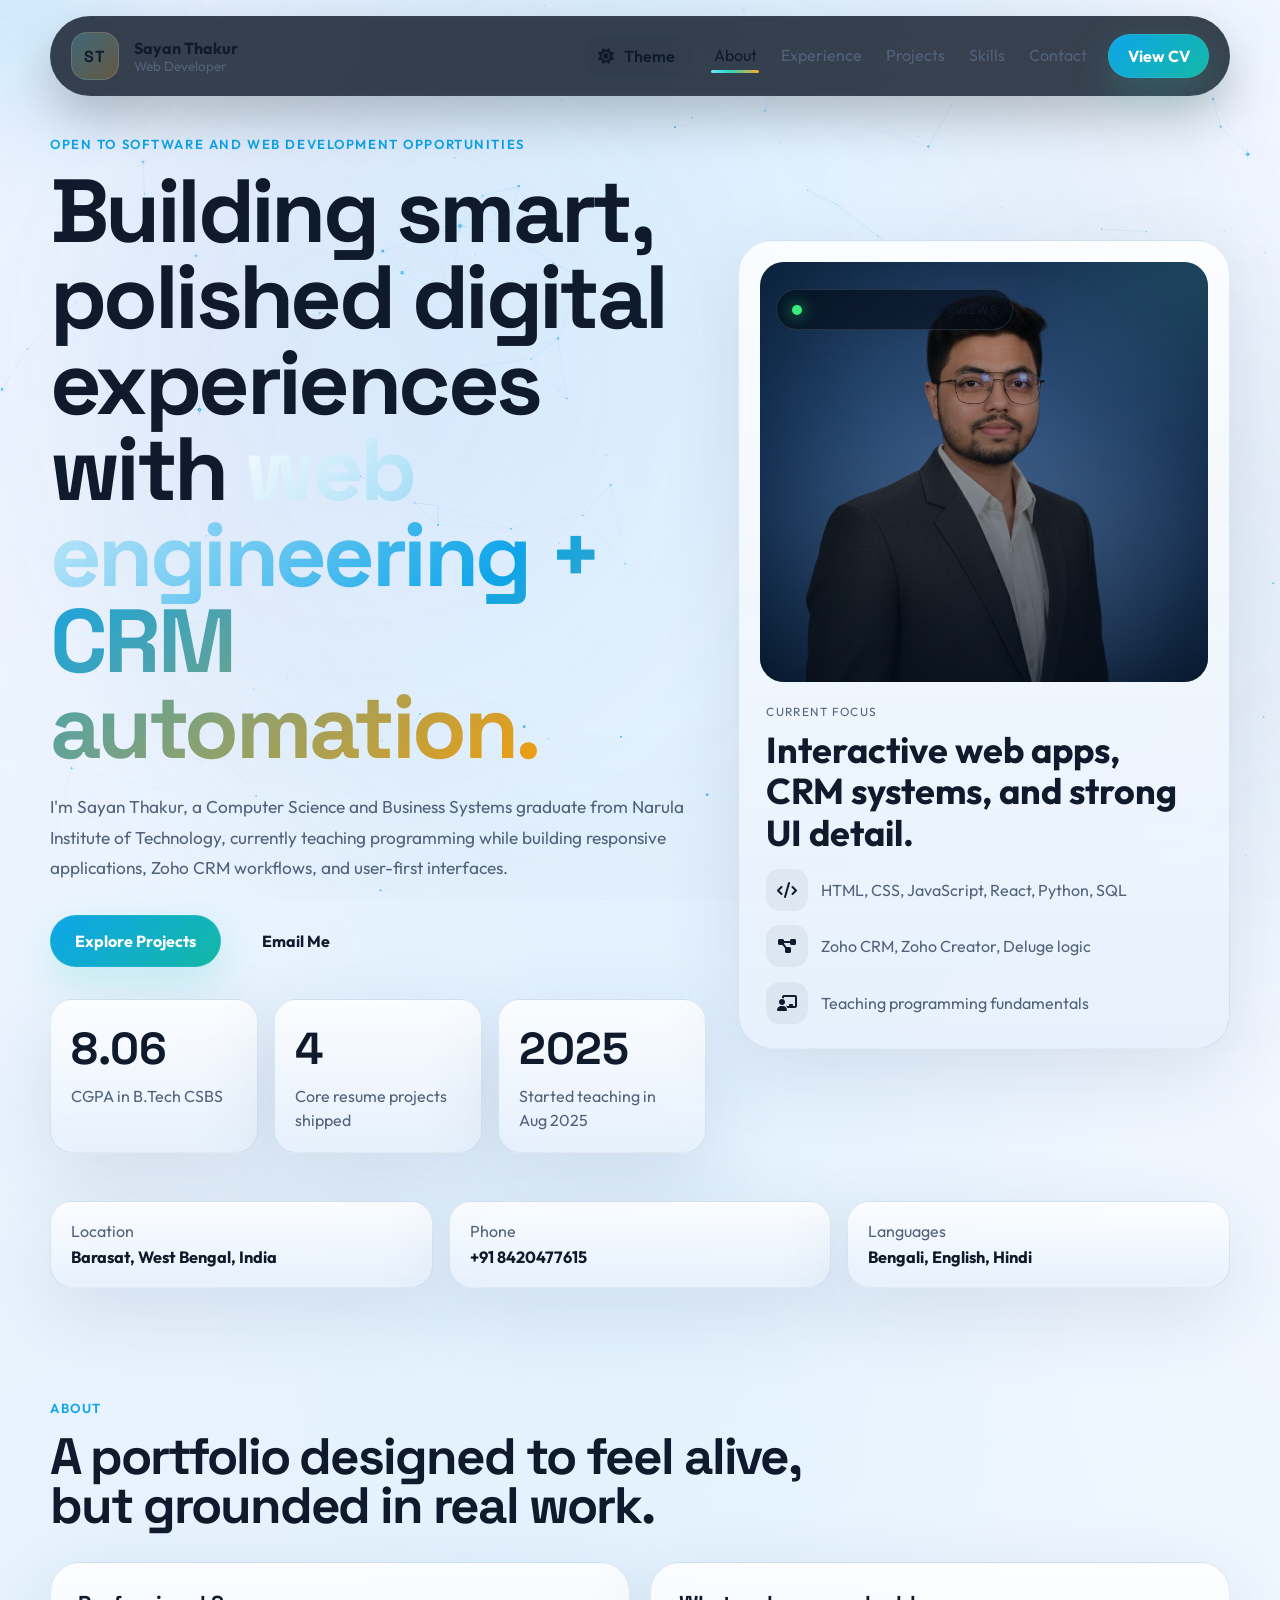
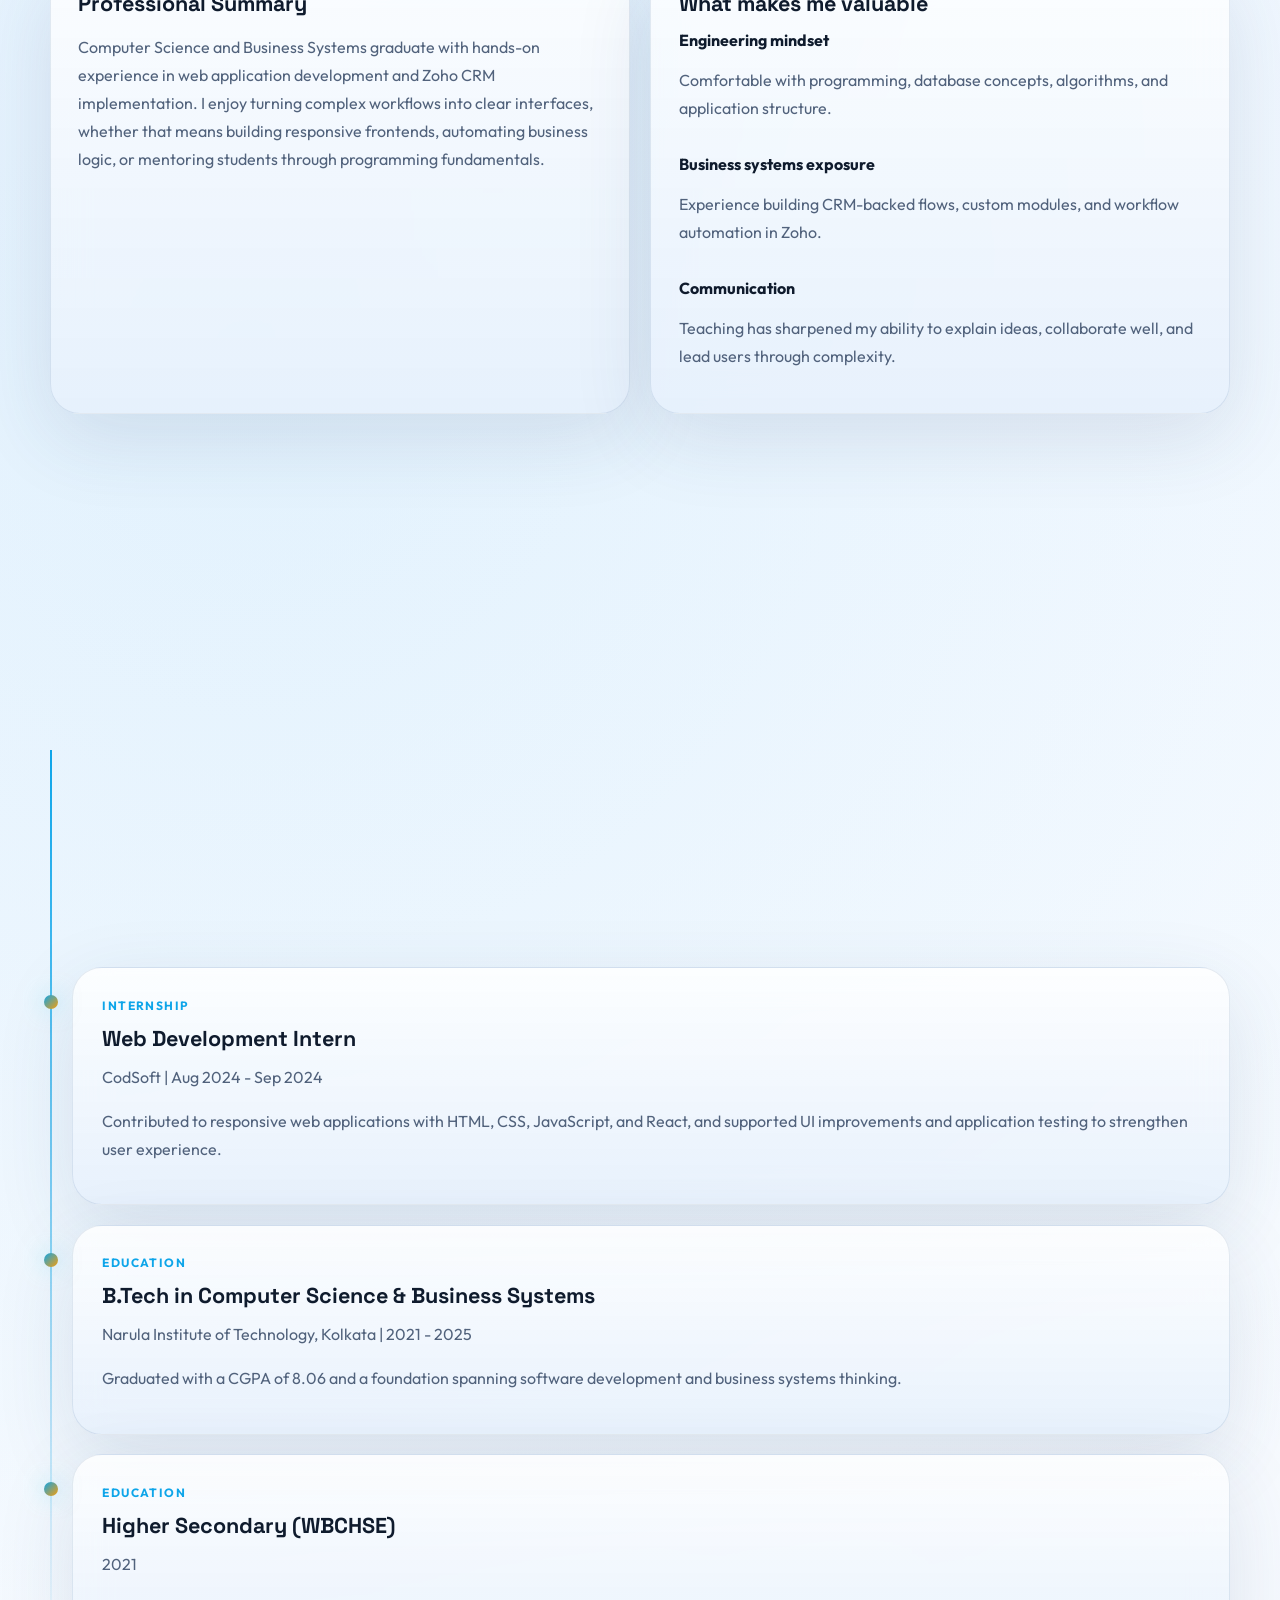
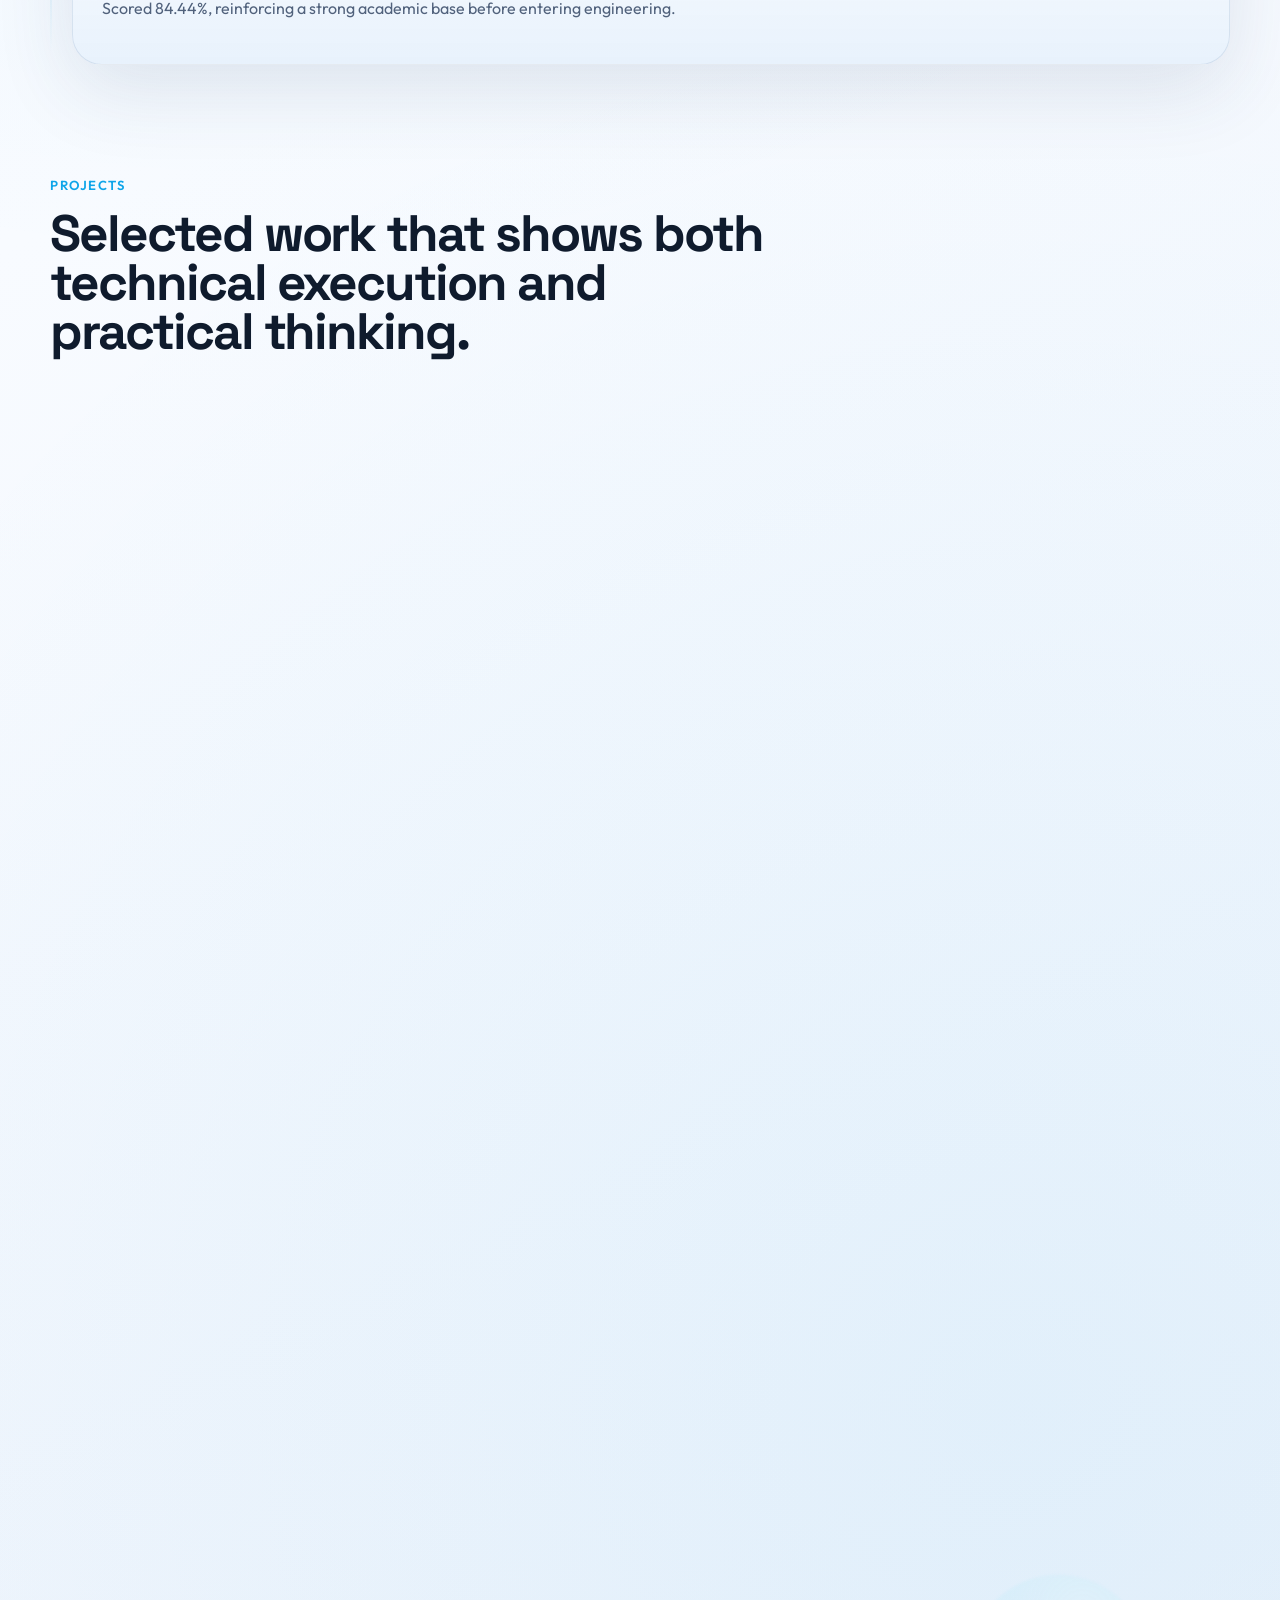
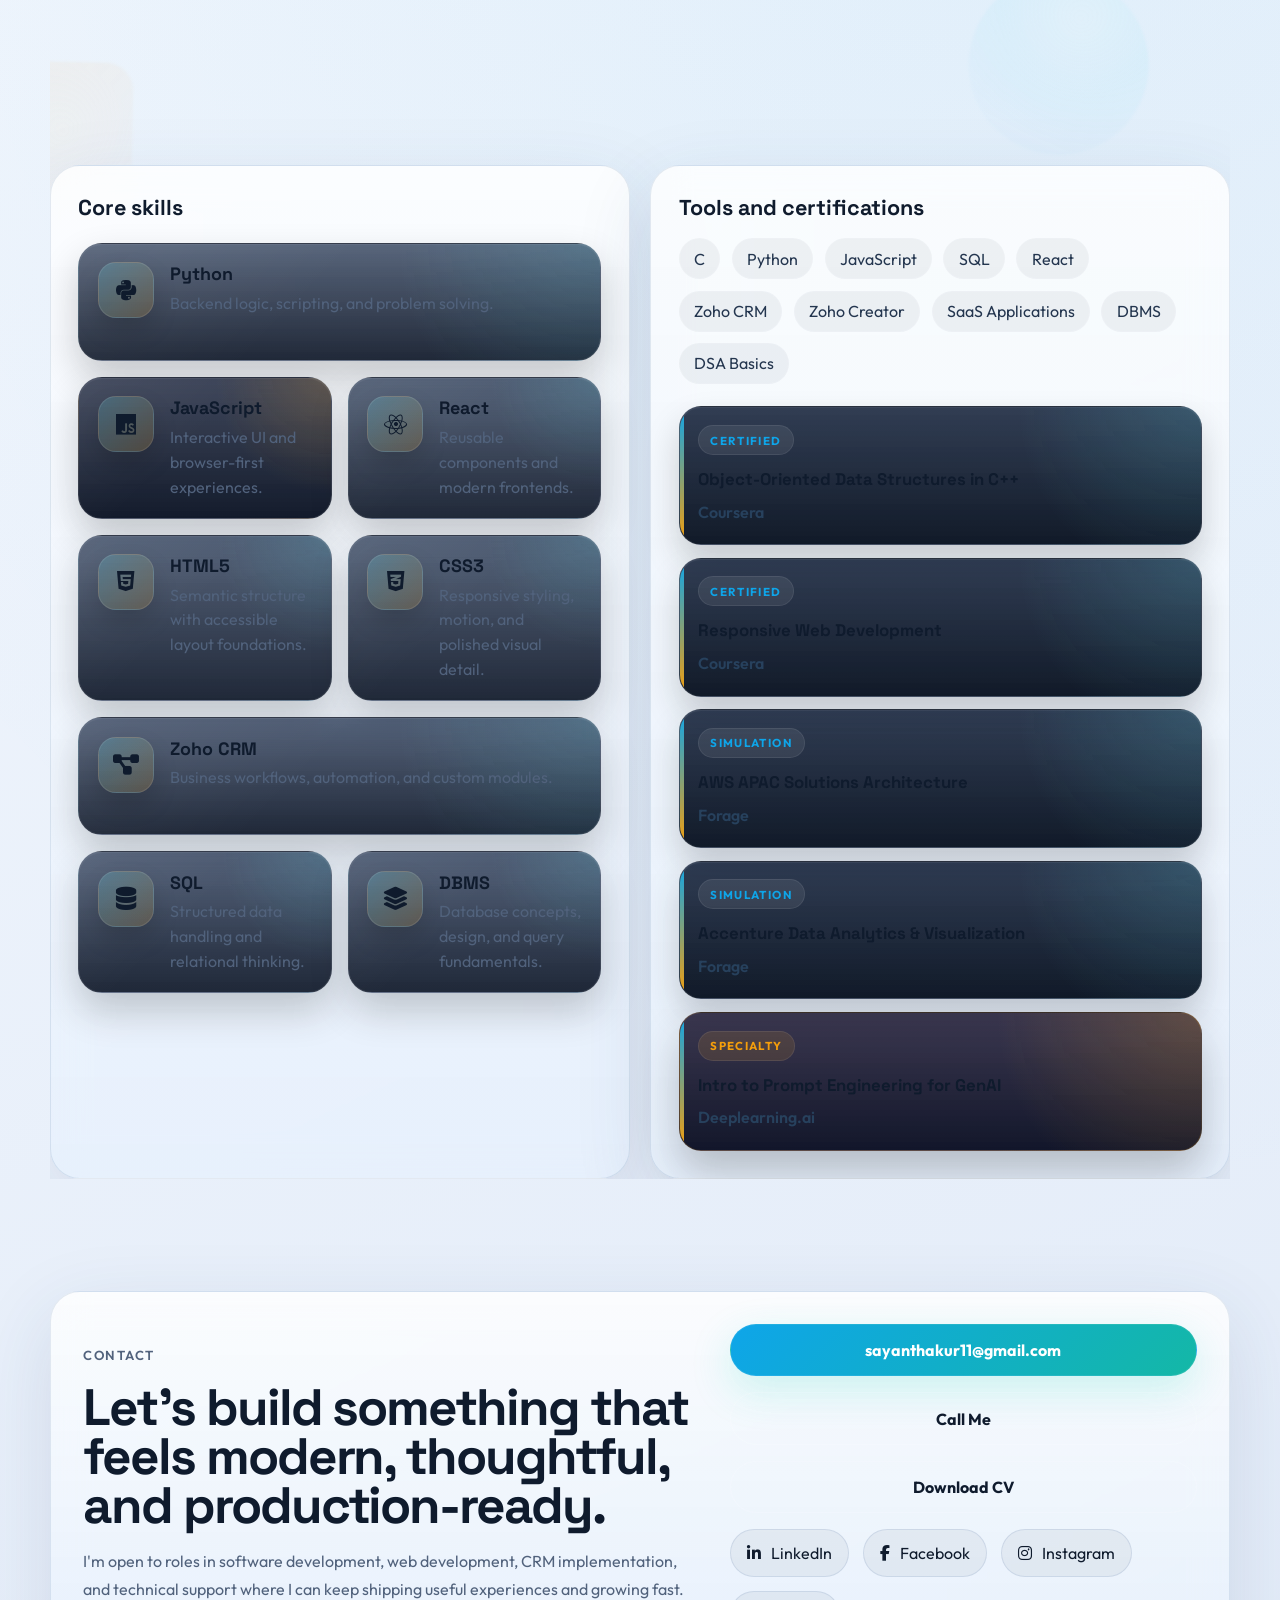
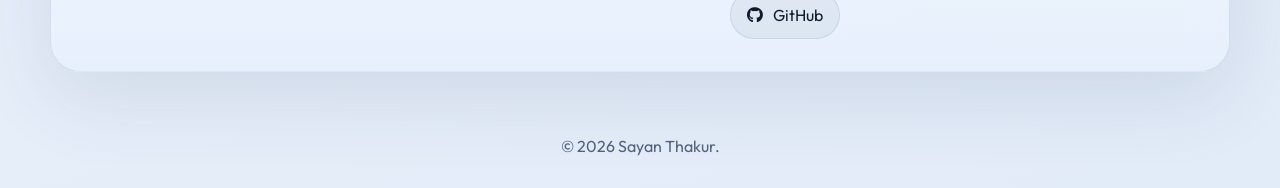
<file: Portfolio page/index.html>
<!DOCTYPE html>
<html lang="en">
  <head>
    <meta charset="UTF-8" />
    <meta name="viewport" content="width=device-width, initial-scale=1.0" />
    <title>Sayan Thakur | Web Developer Portfolio</title>
    <meta
      name="description"
      content="Portfolio of Sayan Thakur, a software developer focused on modern web applications, Zoho CRM solutions, and interactive user experiences."
    />
    <link rel="preconnect" href="https://fonts.googleapis.com" />
    <link rel="preconnect" href="https://fonts.gstatic.com" crossorigin />
    <link
      href="https://fonts.googleapis.com/css2?family=Outfit:wght@300;400;500;600;700;800&family=Space+Grotesk:wght@400;500;700&display=swap"
      rel="stylesheet"
    />
    <link
      rel="stylesheet"
      href="https://cdnjs.cloudflare.com/ajax/libs/font-awesome/6.5.2/css/all.min.css"
    />
    <link rel="stylesheet" href="styles.css" />
  </head>
  <body data-theme="dark">
    <div id="page-loader" aria-live="polite" aria-label="Loading website" role="status">
      <div class="loader-card">
        <div class="loader-headline">Loading portfolio</div>
        <div class="loader-progress-block" aria-label="Loading progress">
          <div class="loader-progress-value">
            <span class="loader-count" id="loaderValue">0</span>
            <span class="loader-percent">%</span>
          </div>
          <div class="loader-bar" aria-hidden="true">
            <div class="loader-bar-fill" id="loaderBarFill"></div>
          </div>
        </div>
        <div class="loader-message">
          <span id="loaderMessage">web developer</span>
        </div>
        <div class="loader-marquee" aria-hidden="true">
          <div class="loader-marquee-track">
            <span>web developer • front end developer • web app developer •</span>
            <span>web developer • front end developer • web app developer •</span>
          </div>
        </div>
      </div>
    </div>

    <div class="site-shell">
      <canvas class="particle-canvas starfield-canvas" aria-hidden="true"></canvas>
      <div class="cursor-glow" aria-hidden="true"></div>
      <div class="ambient ambient-one"></div>
      <div class="ambient ambient-two"></div>
      <div class="noise"></div>

      <header class="topbar" id="top">
        <nav class="navbar container">
          <a class="brand" href="#hero" aria-label="Go to homepage">
            <span class="brand-mark">ST</span>
            <span class="brand-copy">
              <strong>Sayan Thakur</strong>
              <small>Web Developer</small>
            </span>
          </a>

          <button class="nav-toggle" type="button" aria-expanded="false" aria-label="Open navigation">
            <span></span>
            <span></span>
          </button>

          <div class="nav-panel">
            <button class="theme-toggle" type="button" aria-label="Switch to light theme" aria-pressed="false">
              <i class="fa-solid fa-moon theme-icon theme-icon-moon"></i>
              <i class="fa-solid fa-sun theme-icon theme-icon-sun"></i>
              <span>Theme</span>
            </button>
            <a href="#about">About</a>
            <a href="#experience">Experience</a>
            <a href="#projects">Projects</a>
            <a href="#skills">Skills</a>
            <a href="#contact">Contact</a>
            <a class="button button-sm" href="Sayan_Thakur_CV.pdf" target="_blank" rel="noreferrer">View CV</a>
          </div>
        </nav>
      </header>

      <main>
        <section class="hero container" id="hero">
          <div class="hero-copy reveal">
            <p class="eyebrow">Open to software and web development opportunities</p>
            <h1>
              Building smart, polished digital experiences with
              <span class="gradient-text">web engineering + CRM automation.</span>
            </h1>
            <p class="hero-text">
              I'm Sayan Thakur, a Computer Science and Business Systems graduate from Narula Institute of Technology,
              currently teaching programming while building responsive applications, Zoho CRM workflows, and user-first interfaces.
            </p>

            <div class="hero-actions">
              <a class="button" href="#projects">Explore Projects</a>
              <a class="button button-ghost" href="mailto:sayanthakur11@gmail.com">Email Me</a>
            </div>

            <div class="hero-metrics">
              <article class="metric glass reveal">
                <strong data-count="8.06">0</strong>
                <span>CGPA in B.Tech CSBS</span>
              </article>
              <article class="metric glass reveal">
                <strong data-count="4">0</strong>
                <span>Core resume projects shipped</span>
              </article>
              <article class="metric glass reveal">
                <strong data-count="2025">0</strong>
                <span>Started teaching in Aug 2025</span>
              </article>
            </div>
          </div>

          <div class="hero-visual reveal">
            <div class="profile-card glass tilt-card">
              <div class="profile-top">
                <p class="status-pill">
                  <span></span>
                  Available for interviews
                </p>
                <div class="circle" aria-label="Draggable profile image">
                  <img src="profile-pic.jpg" alt="Portrait of Sayan Thakur" />
                </div>
              </div>

              <div class="profile-body">
                <div>
                  <p class="mini-label">Current focus</p>
                  <h2>Interactive web apps, CRM systems, and strong UI detail.</h2>
                </div>

                <ul class="highlights">
                  <li><i class="fa-solid fa-code"></i> HTML, CSS, JavaScript, React, Python, SQL</li>
                  <li><i class="fa-solid fa-diagram-project"></i> Zoho CRM, Zoho Creator, Deluge logic</li>
                  <li><i class="fa-solid fa-chalkboard-user"></i> Teaching programming fundamentals</li>
                </ul>
              </div>
            </div>
          </div>
        </section>

        <section class="trust-strip container reveal" aria-label="Quick profile facts">
          <div class="glass trust-item">
            <span>Location</span>
            <strong>Barasat, West Bengal, India</strong>
          </div>
          <div class="glass trust-item">
            <span>Phone</span>
            <strong><a href="tel:+918420477615">+91 8420477615</a></strong>
          </div>
          <div class="glass trust-item">
            <span>Languages</span>
            <strong>Bengali, English, Hindi</strong>
          </div>
        </section>

        <section class="section container" id="about">
          <div class="section-heading reveal">
            <p class="eyebrow">About</p>
            <h2>A portfolio designed to feel alive, but grounded in real work.</h2>
          </div>

          <div class="about-grid">
            <article class="glass panel reveal">
              <h3>Professional Summary</h3>
              <p>
                Computer Science and Business Systems graduate with hands-on experience in web application development
                and Zoho CRM implementation. I enjoy turning complex workflows into clear interfaces, whether that means
                building responsive frontends, automating business logic, or mentoring students through programming fundamentals.
              </p>
            </article>

            <article class="glass panel reveal">
              <h3>What makes me valuable</h3>
              <div class="feature-list">
                <div>
                  <strong>Engineering mindset</strong>
                  <p>Comfortable with programming, database concepts, algorithms, and application structure.</p>
                </div>
                <div>
                  <strong>Business systems exposure</strong>
                  <p>Experience building CRM-backed flows, custom modules, and workflow automation in Zoho.</p>
                </div>
                <div>
                  <strong>Communication</strong>
                  <p>Teaching has sharpened my ability to explain ideas, collaborate well, and lead users through complexity.</p>
                </div>
              </div>
            </article>
          </div>
        </section>

        <section class="section container" id="experience">
          <div class="section-heading reveal">
            <p class="eyebrow">Experience & Education</p>
            <h2>A growing profile across teaching, product building, and applied development.</h2>
          </div>

          <div class="timeline">
            <article class="timeline-item glass reveal">
              <span class="timeline-tag">Experience</span>
              <h3>Computer Science Faculty</h3>
              <p class="timeline-meta">SoftTech Institute of Education Technology | Aug 2025 - Present</p>
              <p>
                Teaching C, Python, HTML, CSS, and JavaScript while mentoring students in programming logic,
                problem solving, and software development concepts.
              </p>
            </article>

            <article class="timeline-item glass reveal">
              <span class="timeline-tag">Internship</span>
              <h3>Web Development Intern</h3>
              <p class="timeline-meta">CodSoft | Aug 2024 - Sep 2024</p>
              <p>
                Contributed to responsive web applications with HTML, CSS, JavaScript, and React, and supported
                UI improvements and application testing to strengthen user experience.
              </p>
            </article>

            <article class="timeline-item glass reveal">
              <span class="timeline-tag">Education</span>
              <h3>B.Tech in Computer Science & Business Systems</h3>
              <p class="timeline-meta">Narula Institute of Technology, Kolkata | 2021 - 2025</p>
              <p>Graduated with a CGPA of 8.06 and a foundation spanning software development and business systems thinking.</p>
            </article>

            <article class="timeline-item glass reveal">
              <span class="timeline-tag">Education</span>
              <h3>Higher Secondary (WBCHSE)</h3>
              <p class="timeline-meta">2021</p>
              <p>Scored 84.44%, reinforcing a strong academic base before entering engineering.</p>
            </article>
          </div>
        </section>

        <section class="section container" id="projects">
          <div class="section-heading reveal">
            <p class="eyebrow">Projects</p>
            <h2>Selected work that shows both technical execution and practical thinking.</h2>
          </div>

          <div class="project-grid">
            <a
              class="project-card project-card-link glass reveal tilt-card"
              href="weth/index.html"
              target="_blank"
              rel="noreferrer"
              aria-label="Open Weather Forecast Web Application"
            >
              <div class="project-visual weather-theme">
                <span>01</span>
                <h3>Weather Forecast Web Application</h3>
              </div>
              <div class="project-body">
                <p>
                  Built a responsive real-time weather experience that displays temperature, humidity, and forecast
                  data across multiple locations using live weather APIs.
                </p>
                <ul class="tag-list">
                  <li>HTML</li>
                  <li>CSS</li>
                  <li>JavaScript</li>
                  <li>API Integration</li>
                </ul>
                <p class="project-link-label">Open project <i class="fa-solid fa-arrow-up-right-from-square" aria-hidden="true"></i></p>
              </div>
            </a>

            <a
              class="project-card project-card-link glass reveal tilt-card"
              href="Health/index.html"
              target="_blank"
              rel="noreferrer"
              aria-label="Open Health project"
            >
              <div class="project-visual health-theme">
                <span>02</span>
                <h3>Health</h3>
              </div>
              <div class="project-body">
                <p>
                  Designed a healthcare scheduling dashboard with appointment tracking, patient flow visibility,
                  and a polished interface focused on daily operations.
                </p>
                <ul class="tag-list">
                  <li>HTML</li>
                  <li>CSS</li>
                  <li>JavaScript</li>
                  <li>Dashboard UI</li>
                </ul>
                <p class="project-link-label">Open project <i class="fa-solid fa-arrow-up-right-from-square" aria-hidden="true"></i></p>
              </div>
            </a>

            <a
              class="project-card project-card-link glass reveal tilt-card"
              href="landing page/index.html"
              target="_blank"
              rel="noreferrer"
              aria-label="Open Landing Page project"
            >
              <div class="project-visual landing-theme">
                <span>03</span>
                <h3>Landing Page</h3>
              </div>
              <div class="project-body">
                <p>
                  Built a responsive pizza brand landing page with animated sections, mobile navigation,
                  and a playful visual style tailored for product promotion.
                </p>
                <ul class="tag-list">
                  <li>HTML</li>
                  <li>CSS</li>
                  <li>JavaScript</li>
                  <li>Responsive Design</li>
                </ul>
                <p class="project-link-label">Open project <i class="fa-solid fa-arrow-up-right-from-square" aria-hidden="true"></i></p>
              </div>
            </a>

            <a
              class="project-card project-card-link glass reveal tilt-card"
              href="Cinedash/index.html"
              target="_blank"
              rel="noreferrer"
              aria-label="Open CineDash project"
            >
              <div class="project-visual cinedash-theme">
                <span>04</span>
                <h3>CineDash</h3>
              </div>
              <div class="project-body">
                <p>
                  Created an interactive movie ticket booking dashboard with movie browsing, search,
                  and demo booking flows wrapped in a compact app-style interface.
                </p>
                <ul class="tag-list">
                  <li>HTML</li>
                  <li>CSS</li>
                  <li>JavaScript</li>
                  <li>Interactive UI</li>
                </ul>
                <p class="project-link-label">Open project <i class="fa-solid fa-arrow-up-right-from-square" aria-hidden="true"></i></p>
              </div>
            </a>
          </div>
        </section>

        <section class="section container section-skills" id="skills">
          <div class="skills-shapes" aria-hidden="true">
            <span class="shape shape-one"></span>
            <span class="shape shape-two"></span>
            <span class="shape shape-three"></span>
          </div>
          <div class="section-heading reveal">
            <p class="eyebrow">Skills & Certifications</p>
            <h2>Balanced between development foundations, frontend implementation, and business tooling.</h2>
          </div>

          <div class="skills-layout">
            <article class="glass panel reveal">
              <h3>Core skills</h3>
              <div class="skills-showcase" aria-label="Core skills">
                <article class="skill-card skill-card-wide">
                  <span class="skill-card-icon"><i class="fa-brands fa-python" aria-hidden="true"></i></span>
                  <div>
                    <strong>Python</strong>
                    <p>Backend logic, scripting, and problem solving.</p>
                  </div>
                </article>
                <article class="skill-card skill-card-accent">
                  <span class="skill-card-icon"><i class="fa-brands fa-js" aria-hidden="true"></i></span>
                  <div>
                    <strong>JavaScript</strong>
                    <p>Interactive UI and browser-first experiences.</p>
                  </div>
                </article>
                <article class="skill-card">
                  <span class="skill-card-icon"><i class="fa-brands fa-react" aria-hidden="true"></i></span>
                  <div>
                    <strong>React</strong>
                    <p>Reusable components and modern frontends.</p>
                  </div>
                </article>
                <article class="skill-card">
                  <span class="skill-card-icon"><i class="fa-brands fa-html5" aria-hidden="true"></i></span>
                  <div>
                    <strong>HTML5</strong>
                    <p>Semantic structure with accessible layout foundations.</p>
                  </div>
                </article>
                <article class="skill-card">
                  <span class="skill-card-icon"><i class="fa-brands fa-css3-alt" aria-hidden="true"></i></span>
                  <div>
                    <strong>CSS3</strong>
                    <p>Responsive styling, motion, and polished visual detail.</p>
                  </div>
                </article>
                <article class="skill-card skill-card-wide">
                  <span class="skill-card-icon"><i class="fa-solid fa-diagram-project" aria-hidden="true"></i></span>
                  <div>
                    <strong>Zoho CRM</strong>
                    <p>Business workflows, automation, and custom modules.</p>
                  </div>
                </article>
                <article class="skill-card">
                  <span class="skill-card-icon"><i class="fa-solid fa-database" aria-hidden="true"></i></span>
                  <div>
                    <strong>SQL</strong>
                    <p>Structured data handling and relational thinking.</p>
                  </div>
                </article>
                <article class="skill-card">
                  <span class="skill-card-icon"><i class="fa-solid fa-layer-group" aria-hidden="true"></i></span>
                  <div>
                    <strong>DBMS</strong>
                    <p>Database concepts, design, and query fundamentals.</p>
                  </div>
                </article>
              </div>
            </article>

            <article class="glass panel reveal">
              <h3>Tools and certifications</h3>
              <div class="pill-cloud">
                <span>C</span>
                <span>Python</span>
                <span>JavaScript</span>
                <span>SQL</span>
                <span>React</span>
                <span>Zoho CRM</span>
                <span>Zoho Creator</span>
                <span>SaaS Applications</span>
                <span>DBMS</span>
                <span>DSA Basics</span>
              </div>

              <div class="cert-list" aria-label="Certifications">
                <article class="cert-card">
                  <span class="cert-badge">Certified</span>
                  <strong>Object-Oriented Data Structures in C++</strong>
                  <p>Coursera</p>
                </article>
                <article class="cert-card">
                  <span class="cert-badge">Certified</span>
                  <strong>Responsive Web Development</strong>
                  <p>Coursera</p>
                </article>
                <article class="cert-card">
                  <span class="cert-badge">Simulation</span>
                  <strong>AWS APAC Solutions Architecture</strong>
                  <p>Forage</p>
                </article>
                <article class="cert-card">
                  <span class="cert-badge">Simulation</span>
                  <strong>Accenture Data Analytics & Visualization</strong>
                  <p>Forage</p>
                </article>
                <article class="cert-card cert-card-highlight">
                  <span class="cert-badge">Specialty</span>
                  <strong>Intro to Prompt Engineering for GenAI</strong>
                  <p>Deeplearning.ai</p>
                </article>
              </div>
            </article>
          </div>
        </section>

        <section class="section container" id="contact">
          <div class="contact-card glass reveal">
            <div>
              <p class="eyebrow">Contact</p>
              <h2>Let's build something that feels modern, thoughtful, and production-ready.</h2>
              <p>
                I'm open to roles in software development, web development, CRM implementation, and technical support
                where I can keep shipping useful experiences and growing fast.
              </p>
            </div>

            <div class="contact-actions">
              <a class="button" href="mailto:sayanthakur11@gmail.com">sayanthakur11@gmail.com</a>
              <a class="button button-ghost" href="tel:+918420477615">Call Me</a>
              <a class="button button-ghost" href="Sayan_Thakur_CV.pdf" target="_blank" rel="noreferrer">Download CV</a>
              <div class="social-links" aria-label="Social media links">
                <a
                  class="social-link"
                  href="https://www.linkedin.com/in/sayan-thakur-98458a242/"
                  target="_blank"
                  rel="noreferrer"
                  aria-label="LinkedIn profile"
                >
                  <i class="fa-brands fa-linkedin-in" aria-hidden="true"></i>
                  <span>LinkedIn</span>
                </a>
                <a
                  class="social-link"
                  href="https://www.facebook.com/sayan.thakur.581"
                  target="_blank"
                  rel="noreferrer"
                  aria-label="Facebook profile"
                >
                  <i class="fa-brands fa-facebook-f" aria-hidden="true"></i>
                  <span>Facebook</span>
                </a>
                <a
                  class="social-link"
                  href="https://www.instagram.com/sayan._thakur_07/"
                  target="_blank"
                  rel="noreferrer"
                  aria-label="Instagram profile"
                >
                  <i class="fa-brands fa-instagram" aria-hidden="true"></i>
                  <span>Instagram</span>
                </a>
                <a
                  class="social-link"
                  href="https://github.com/sayanthakur007"
                  target="_blank"
                  rel="noreferrer"
                  aria-label="GitHub profile"
                >
                  <i class="fa-brands fa-github" aria-hidden="true"></i>
                  <span>GitHub</span>
                </a>
              </div>
            </div>
          </div>
        </section>
      </main>

      <button class="scroll-top" type="button" aria-label="Scroll to top">
        <i class="fa-solid fa-arrow-up"></i>
      </button>

      <footer class="footer container">
        <p>&copy; 2026 Sayan Thakur. </p>
      </footer>
    </div>

    <script src="script.js"></script>
  </body>
</html>
</file>
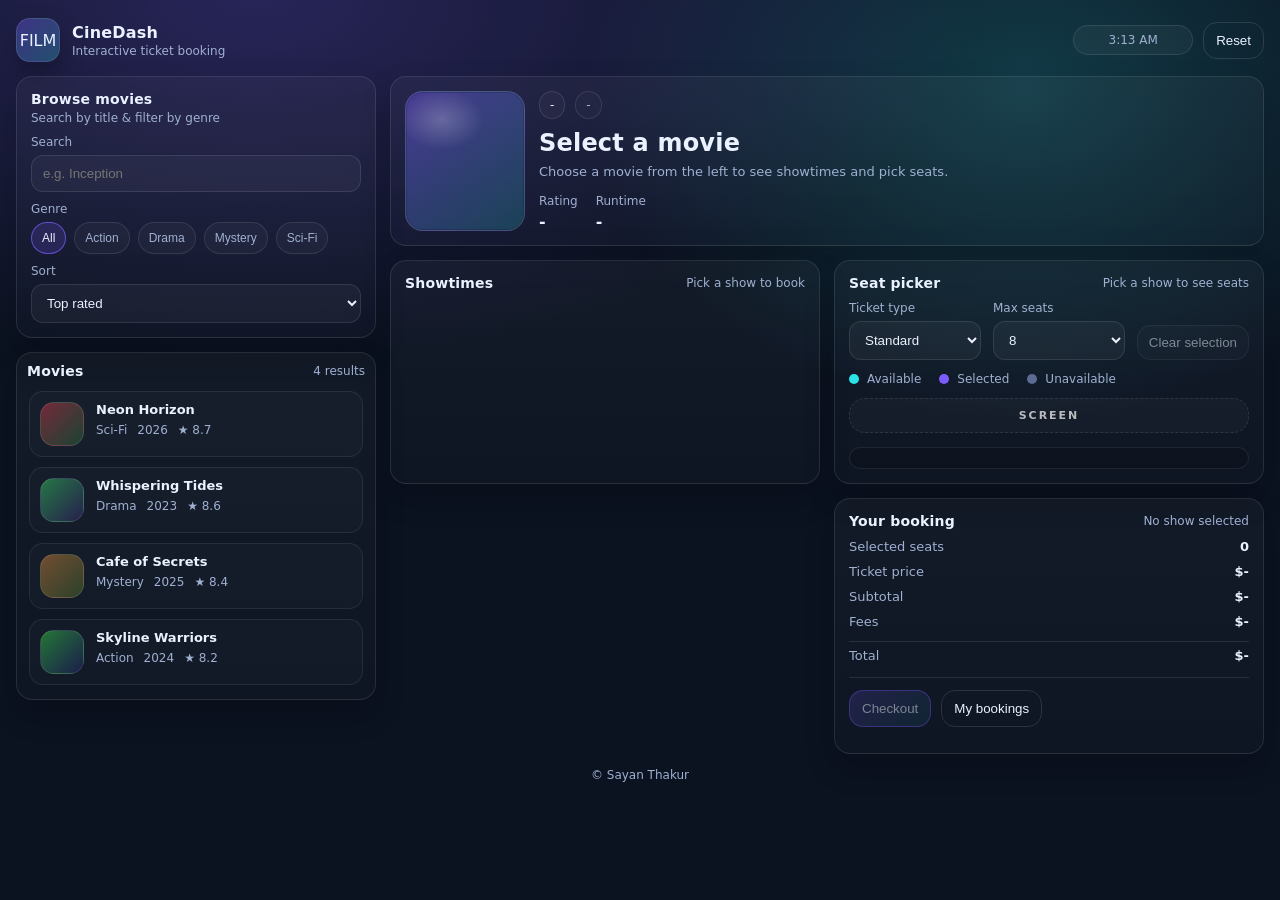
<file: Portfolio page/Cinedash/index.html>
<!doctype html>
<html lang="en">
  <head>
    <meta charset="UTF-8" />
    <meta name="viewport" content="width=device-width, initial-scale=1.0" />
    <title>Movie Ticket Booking Dashboard</title>
    <link rel="stylesheet" href="./styles.css" />
  </head>
  <body>
    <div class="app">
      <header class="topbar">
        <div class="brand">
          <div class="brand__mark" aria-hidden="true">FILM</div>
          <div class="brand__text">
            <div class="brand__title">CineDash</div>
            <div class="brand__subtitle">Interactive ticket booking</div>
          </div>
        </div>
        <div class="topbar__actions">
          <div class="pill" id="clockPill" title="Live clock"></div>
          <button class="btn btn--ghost" id="resetDemoBtn" type="button" title="Clear saved bookings">
            Reset 
          </button>
        </div>
      </header>

      <main class="layout">
        <aside class="sidebar">
          <section class="card">
            <div class="card__header">
              <h2 class="card__title">Browse movies</h2>
              <p class="card__subtitle">Search by title & filter by genre</p>
            </div>

            <label class="field">
              <span class="field__label">Search</span>
              <input id="movieSearch" class="input" type="search" placeholder="e.g. Inception" />
            </label>

            <div class="field">
              <span class="field__label">Genre</span>
              <div class="segmented" role="tablist" aria-label="Genre filter" id="genreTabs"></div>
            </div>

            <div class="field">
              <span class="field__label">Sort</span>
              <select id="movieSort" class="select" aria-label="Sort movies">
                <option value="ratingDesc">Top rated</option>
                <option value="titleAsc">Title A-Z</option>
                <option value="yearDesc">Newest</option>
              </select>
            </div>
          </section>

          <section class="card card--list">
            <div class="card__header card__header--row">
              <h2 class="card__title">Movies</h2>
              <span class="muted" id="movieCount">0 results</span>
            </div>
            <div class="movieList" id="movieList" aria-live="polite"></div>
          </section>
        </aside>

        <section class="content">
          <div class="grid">
            <section class="card card--hero" aria-live="polite">
              <div class="hero">
                <div class="hero__poster" id="moviePoster" aria-hidden="true"></div>
                <div class="hero__info">
                  <div class="hero__kickers">
                    <span class="badge" id="movieYear">-</span>
                    <span class="badge badge--soft" id="movieGenre">-</span>
                  </div>
                  <h1 class="hero__title" id="movieTitle">Select a movie</h1>
                  <p class="hero__desc" id="movieDesc">
                    Choose a movie from the left to see showtimes and pick seats.
                  </p>
                  <div class="hero__meta">
                    <div class="metaRow">
                      <span class="metaLabel">Rating</span>
                      <span class="metaValue" id="movieRating">-</span>
                    </div>
                    <div class="metaRow">
                      <span class="metaLabel">Runtime</span>
                      <span class="metaValue" id="movieRuntime">-</span>
                    </div>
                  </div>
                </div>
              </div>
            </section>

            <section class="card">
              <div class="card__header card__header--row">
                <h2 class="card__title">Showtimes</h2>
                <span class="muted" id="showtimeHint">Pick a show to book</span>
              </div>
              <div class="showtimeTabs" id="showtimeTabs"></div>
            </section>

            <section class="card">
              <div class="card__header card__header--row">
                <h2 class="card__title">Seat picker</h2>
                <span class="muted" id="seatAvailability">-</span>
              </div>

              <div class="seatControls">
                <label class="field field--inline">
                  <span class="field__label">Ticket type</span>
                  <select id="ticketType" class="select" aria-label="Ticket type">
                    <option value="standard">Standard</option>
                    <option value="premium">Premium</option>
                    <option value="student">Student</option>
                  </select>
                </label>
                <label class="field field--inline">
                  <span class="field__label">Max seats</span>
                  <select id="maxSeats" class="select" aria-label="Max seats per booking">
                    <option value="6">6</option>
                    <option value="8" selected>8</option>
                    <option value="10">10</option>
                  </select>
                </label>
                <button class="btn btn--sm" id="clearSeatsBtn" type="button" disabled>
                  Clear selection
                </button>
              </div>

              <div class="legend" aria-label="Seat legend">
                <div class="legendItem"><span class="dot dot--free"></span> Available</div>
                <div class="legendItem"><span class="dot dot--selected"></span> Selected</div>
                <div class="legendItem"><span class="dot dot--blocked"></span> Unavailable</div>
              </div>

              <div class="theater" role="region" aria-label="Seat map">
                <div class="screen" aria-hidden="true">SCREEN</div>
                <div class="seatGridWrap">
                  <div class="seatGrid" id="seatGrid"></div>
                </div>
                <div class="rowLabels" aria-hidden="true" id="rowLabels"></div>
              </div>
            </section>

            <section class="card card--summary">
              <div class="card__header card__header--row">
                <h2 class="card__title">Your booking</h2>
                <span class="muted" id="bookingMeta">No show selected</span>
              </div>
              <div class="summaryGrid">
                <div class="summaryLine">
                  <span class="summaryKey">Selected seats</span>
                  <span class="summaryVal" id="selectedCount">0</span>
                </div>
                <div class="summaryLine">
                  <span class="summaryKey">Ticket price</span>
                  <span class="summaryVal" id="ticketPrice">$-</span>
                </div>
                <div class="summaryLine">
                  <span class="summaryKey">Subtotal</span>
                  <span class="summaryVal" id="subtotal">$-</span>
                </div>
                <div class="summaryLine">
                  <span class="summaryKey">Fees</span>
                  <span class="summaryVal" id="fees">$-</span>
                </div>
                <div class="summaryLine summaryLine--total">
                  <span class="summaryKey">Total</span>
                  <span class="summaryVal" id="total">$-</span>
                </div>
              </div>

              <div class="divider"></div>

              <div class="summaryActions">
                <button class="btn btn--primary" id="checkoutBtn" type="button" disabled>
                  Checkout
                </button>
                <button class="btn btn--ghost" id="viewMyBookingsBtn" type="button">
                  My bookings
                </button>
              </div>

              <div class="selectedSeatsList" id="selectedSeatsList" aria-live="polite"></div>
            </section>
          </div>
        </section>
      </main>

      <footer class="footer">
        <span class="muted">&copy Sayan Thakur</span>
      </footer>
    </div>

    <div class="modal" id="modalRoot" aria-hidden="true">
      <div class="modal__backdrop" data-close="true"></div>
      <div class="modal__panel" role="dialog" aria-modal="true" aria-labelledby="modalTitle">
        <div class="modal__header">
          <h3 class="modal__title" id="modalTitle">Modal</h3>
          <button class="iconBtn" type="button" data-close="true" aria-label="Close modal">
            ✕
          </button>
        </div>
        <div class="modal__body" id="modalBody"></div>
      </div>
    </div>

    <script src="./app.js"></script>
  </body>
</html>
</file>
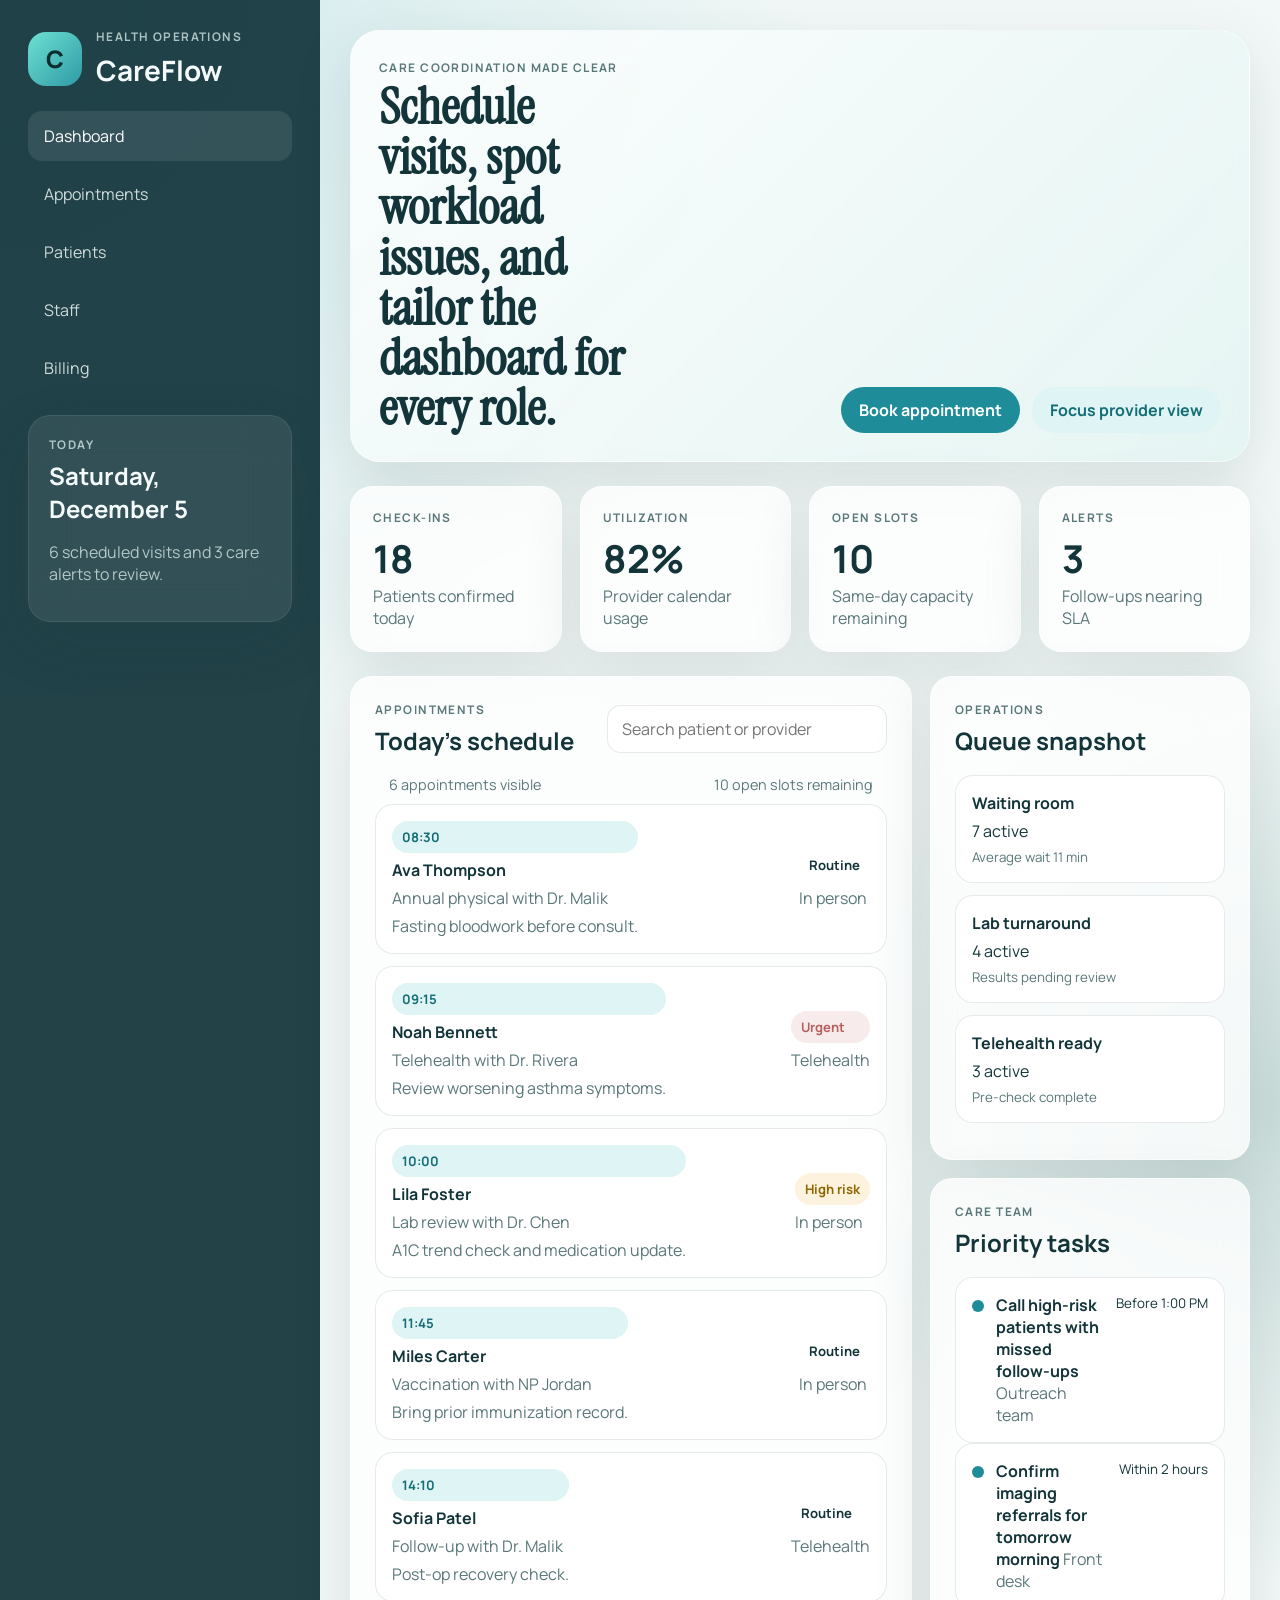
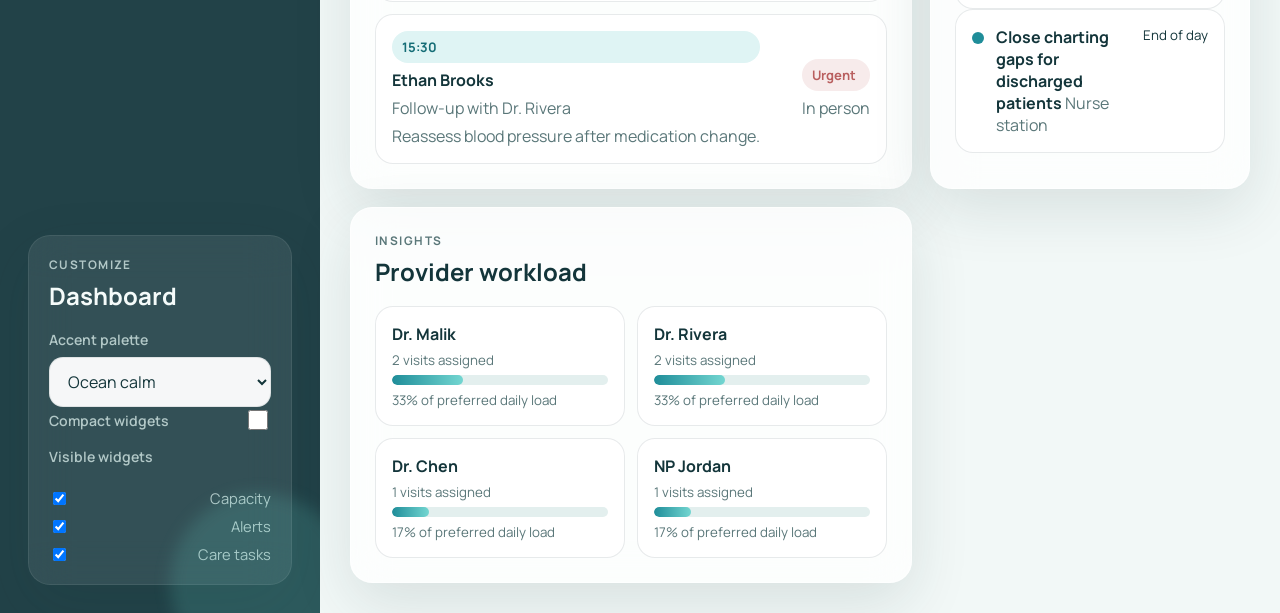
<file: Portfolio page/Health/index.html>
<!DOCTYPE html>
<html lang="en">
  <head>
    <meta charset="UTF-8" />
    <meta name="viewport" content="width=device-width, initial-scale=1.0" />
    <title>CareFlow Scheduler</title>
    <link rel="preconnect" href="https://fonts.googleapis.com" />
    <link rel="preconnect" href="https://fonts.gstatic.com" crossorigin />
    <link
      href="https://fonts.googleapis.com/css2?family=Manrope:wght@400;500;600;700;800&family=Instrument+Serif:ital@0;1&display=swap"
      rel="stylesheet"
    />
    <link rel="stylesheet" href="styles.css" />
  </head>
  <body>
    <div class="app-shell">
      <aside class="sidebar">
        <div class="brand-block">
          <div class="brand-mark">C</div>
          <div>
            <p class="eyebrow">Health Operations</p>
            <h1>CareFlow</h1>
          </div>
        </div>

        <nav class="sidebar-nav" aria-label="Primary">
          <button class="nav-item active">Dashboard</button>
          <button class="nav-item">Appointments</button>
          <button class="nav-item">Patients</button>
          <button class="nav-item">Staff</button>
          <button class="nav-item">Billing</button>
        </nav>

        <section class="sidebar-card">
          <p class="eyebrow">Today</p>
          <h2 id="todayDate">Wednesday, March 25</h2>
          <p id="todaySummary">12 upcoming visits and 4 telehealth check-ins.</p>
        </section>

        <section class="sidebar-card customization-card">
          <div class="section-heading">
            <div>
              <p class="eyebrow">Customize</p>
              <h2>Dashboard</h2>
            </div>
          </div>

          <label class="control">
            <span>Accent palette</span>
            <select id="themeSelect">
              <option value="ocean">Ocean calm</option>
              <option value="mint">Mint care</option>
              <option value="sunrise">Sunrise warm</option>
            </select>
          </label>

          <label class="control switch">
            <span>Compact widgets</span>
            <input type="checkbox" id="densityToggle" />
          </label>

          <div class="widget-toggles">
            <p class="control-label">Visible widgets</p>
            <label><input type="checkbox" data-widget="capacity" checked /> Capacity</label>
            <label><input type="checkbox" data-widget="alerts" checked /> Alerts</label>
            <label><input type="checkbox" data-widget="tasks" checked /> Care tasks</label>
          </div>
        </section>
      </aside>

      <main class="main-content">
        <header class="hero-card">
          <div>
            <p class="eyebrow">Care coordination made clear</p>
            <h2>Schedule visits, spot workload issues, and tailor the dashboard for every role.</h2>
          </div>
          <div class="hero-actions">
            <button class="primary-btn" id="openModalBtn">Book appointment</button>
            <button class="ghost-btn" id="fillDemoBtn">Focus provider view</button>
          </div>
        </header>

        <section class="stats-grid">
          <article class="stat-card">
            <p class="eyebrow">Check-ins</p>
            <h3 id="statCheckins">18</h3>
            <span>Patients confirmed today</span>
          </article>
          <article class="stat-card">
            <p class="eyebrow">Utilization</p>
            <h3 id="statUtilization">82%</h3>
            <span>Provider calendar usage</span>
          </article>
          <article class="stat-card" data-widget-card="capacity">
            <p class="eyebrow">Open slots</p>
            <h3 id="statOpenSlots">6</h3>
            <span>Same-day capacity remaining</span>
          </article>
          <article class="stat-card" data-widget-card="alerts">
            <p class="eyebrow">Alerts</p>
            <h3 id="statAlerts">3</h3>
            <span>Follow-ups nearing SLA</span>
          </article>
        </section>

        <section class="content-grid">
          <section class="panel panel-wide">
            <div class="section-heading">
              <div>
                <p class="eyebrow">Appointments</p>
                <h2>Today's schedule</h2>
              </div>
              <label class="search-input">
                <span class="sr-only">Search appointments</span>
                <input type="search" id="searchInput" placeholder="Search patient or provider" />
              </label>
            </div>

            <div class="schedule-header" id="scheduleHeader"></div>
            <div class="appointment-list" id="appointmentList"></div>
          </section>

          <section class="panel">
            <div class="section-heading">
              <div>
                <p class="eyebrow">Operations</p>
                <h2>Queue snapshot</h2>
              </div>
            </div>

            <div class="queue-list" id="queueList"></div>
          </section>

          <section class="panel" data-widget-panel="tasks">
            <div class="section-heading">
              <div>
                <p class="eyebrow">Care Team</p>
                <h2>Priority tasks</h2>
              </div>
            </div>

            <ul class="task-list" id="taskList"></ul>
          </section>

          <section class="panel">
            <div class="section-heading">
              <div>
                <p class="eyebrow">Insights</p>
                <h2>Provider workload</h2>
              </div>
            </div>

            <div class="provider-grid" id="providerGrid"></div>
          </section>
        </section>
      </main>
    </div>

    <dialog id="appointmentModal" class="modal">
      <form class="modal-card" id="appointmentForm" method="dialog">
        <div class="section-heading">
          <div>
            <p class="eyebrow">New appointment</p>
            <h2>Add to schedule</h2>
          </div>
          <button type="button" class="icon-btn" id="closeModalBtn" aria-label="Close form">X</button>
        </div>

        <div class="form-grid">
          <label class="control">
            <span>Patient name</span>
            <input type="text" id="patientName" required />
          </label>
          <label class="control">
            <span>Provider</span>
            <select id="providerName" required>
              <option value="Dr. Malik">Dr. Malik</option>
              <option value="Dr. Rivera">Dr. Rivera</option>
              <option value="Dr. Chen">Dr. Chen</option>
              <option value="NP Jordan">NP Jordan</option>
            </select>
          </label>
          <label class="control">
            <span>Visit type</span>
            <select id="visitType" required>
              <option value="Follow-up">Follow-up</option>
              <option value="Annual physical">Annual physical</option>
              <option value="Telehealth">Telehealth</option>
              <option value="Lab review">Lab review</option>
              <option value="Vaccination">Vaccination</option>
            </select>
          </label>
          <label class="control">
            <span>Time</span>
            <input type="time" id="visitTime" required />
          </label>
          <label class="control">
            <span>Mode</span>
            <select id="visitMode" required>
              <option value="In person">In person</option>
              <option value="Telehealth">Telehealth</option>
            </select>
          </label>
          <label class="control">
            <span>Priority</span>
            <select id="visitPriority" required>
              <option value="Routine">Routine</option>
              <option value="Urgent">Urgent</option>
              <option value="High risk">High risk</option>
            </select>
          </label>
        </div>

        <label class="control">
          <span>Notes</span>
          <textarea id="visitNotes" rows="3" placeholder="Add care instructions or prep notes"></textarea>
        </label>

        <div class="modal-actions">
          <button type="button" class="ghost-btn" id="cancelModalBtn">Cancel</button>
          <button type="submit" class="primary-btn">Save appointment</button>
        </div>
      </form>
    </dialog>

    <script src="app.js"></script>
  </body>
</html>
</file>
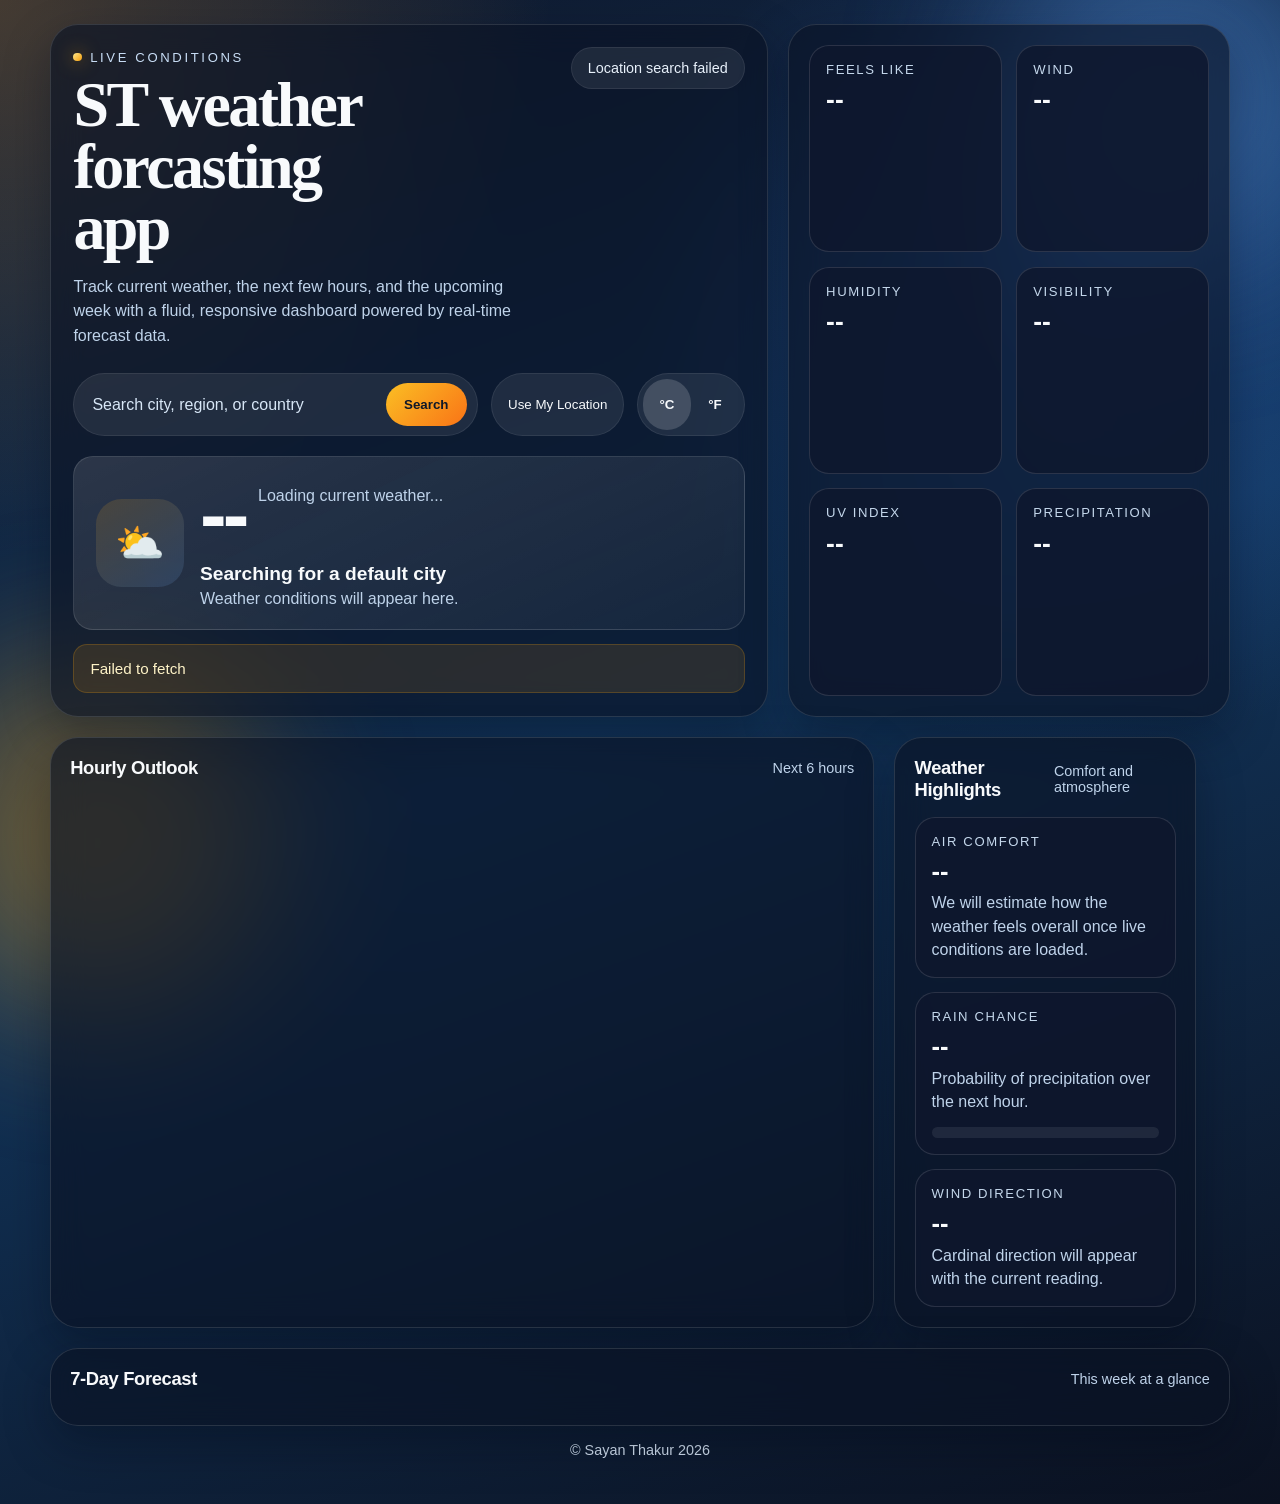
<file: Portfolio page/weth/index.html>
<!DOCTYPE html>
<html lang="en">
<head>
  <meta charset="UTF-8" />
  <meta name="viewport" content="width=device-width, initial-scale=1.0" />
  <title>ST weather forcasting app</title>
  <link rel="stylesheet" href="style.css" />
</head>
<body>
  <main class="shell">
    <section class="hero">
      <div class="panel panel-main">
        <div class="brand">
          <div class="hero-copy">
            <span class="eyebrow">Live Conditions</span>
            <h1>ST weather forcasting app</h1>
            <p>Track current weather, the next few hours, and the upcoming week with a fluid, responsive dashboard powered by real-time forecast data.</p>
          </div>
          <div class="status-pill" id="lastUpdated">Waiting for weather data</div>
        </div>

        <div class="controls">
          <form class="search" id="searchForm">
            <input id="cityInput" type="text" placeholder="Search city, region, or country" aria-label="Search location" />
            <button class="cta" type="submit">Search</button>
          </form>
          <button class="ghost" id="locationBtn" type="button">Use My Location</button>
          <div class="unit-toggle" role="group" aria-label="Temperature unit selector">
            <button id="metricBtn" class="active" type="button">&deg;C</button>
            <button id="imperialBtn" type="button">&deg;F</button>
          </div>
        </div>

        <div class="hero-weather">
          <div class="weather-icon" id="currentIcon" aria-hidden="true">⛅</div>
          <div>
            <div class="temperature">
              <strong id="currentTemp">--</strong>
              <span id="currentSummary">Loading current weather...</span>
            </div>
            <div id="locationHeading" class="location-heading">Searching for a default city</div>
            <div id="subHeading" class="sub-heading">Weather conditions will appear here.</div>
          </div>
        </div>

        <div class="message" id="messageBox"></div>
      </div>

      <div class="panel meta-grid">
        <div class="mini-card">
          <div class="mini-label">Feels Like</div>
          <div class="mini-value" id="apparentTemp">--</div>
        </div>
        <div class="mini-card">
          <div class="mini-label">Wind</div>
          <div class="mini-value" id="windSpeed">--</div>
        </div>
        <div class="mini-card">
          <div class="mini-label">Humidity</div>
          <div class="mini-value" id="humidity">--</div>
        </div>
        <div class="mini-card">
          <div class="mini-label">Visibility</div>
          <div class="mini-value" id="visibility">--</div>
        </div>
        <div class="mini-card">
          <div class="mini-label">UV Index</div>
          <div class="mini-value" id="uvIndex">--</div>
        </div>
        <div class="mini-card">
          <div class="mini-label">Precipitation</div>
          <div class="mini-value" id="precipitation">--</div>
        </div>
      </div>
    </section>

    <section class="dashboard">
      <div class="panel section">
        <div class="section-head">
          <h2>Hourly Outlook</h2>
          <span id="hourlyCaption">Next 6 hours</span>
        </div>
        <div class="hourly-list" id="hourlyList"></div>
      </div>

      <div class="panel section">
        <div class="section-head">
          <h2>Weather Highlights</h2>
          <span>Comfort and atmosphere</span>
        </div>
        <div class="highlights">
          <article class="highlight-card">
            <div class="mini-label">Air Comfort</div>
            <strong id="comfortLabel">--</strong>
            <p id="comfortCopy">We will estimate how the weather feels overall once live conditions are loaded.</p>
          </article>
          <article class="highlight-card">
            <div class="mini-label">Rain Chance</div>
            <strong id="rainChance">--</strong>
            <p>Probability of precipitation over the next hour.</p>
            <div class="bar"><span id="rainBar" style="width: 0%;"></span></div>
          </article>
          <article class="highlight-card">
            <div class="mini-label">Wind Direction</div>
            <strong id="windDirection">--</strong>
            <p id="windDirectionCopy">Cardinal direction will appear with the current reading.</p>
          </article>
        </div>
      </div>
    </section>

    <section class="panel section weekly-panel">
      <div class="section-head">
        <h2>7-Day Forecast</h2>
        <span id="dailyCaption">This week at a glance</span>
      </div>
      <div class="daily-list" id="dailyList"></div>
    </section>

    <p class="footer-note">&copy Sayan Thakur 2026</p>
  </main>

  <script src="script.js"></script>
</body>
</html>
</file>
<file: Portfolio page/styles.css>
:root {
  --bg: #050814;
  --bg-soft: #0a1224;
  --bg-gradient: linear-gradient(165deg, #02040c 0%, #060d1c 38%, #0a1528 72%, #071018 100%);
  --surface: rgba(12, 25, 48, 0.66);
  --surface-strong: rgba(16, 31, 58, 0.92);
  --border: rgba(180, 226, 255, 0.16);
  --text: #eef6ff;
  --muted: #9db4cf;
  --accent: #67e8f9;
  --accent-strong: #2dd4bf;
  --accent-warm: #f9a826;
  --shadow: 0 24px 80px rgba(0, 0, 0, 0.35);
  --radius-lg: 30px;
  --radius-md: 22px;
  --radius-sm: 16px;
  --container: 1180px;
  --transition: 260ms ease;
  --topbar-bg: rgba(3, 8, 22, 0.46);
  --nav-panel-bg: rgba(5, 12, 24, 0.94);
  --soft-fill: rgba(255, 255, 255, 0.06);
  --surface-glass-top: rgba(20, 37, 68, 0.72);
  --surface-glass-bottom: rgba(10, 22, 42, 0.84);
  --button-text: #03111d;
  --scroll-bg: rgba(7, 17, 31, 0.75);
  --scroll-bg-hover: rgba(17, 35, 64, 0.95);
  --text-soft: #d8e9ff;
  --text-pill: #d9eaff;
  --particle-dot: rgba(186, 220, 255, 0.92);
  --particle-line: rgba(130, 200, 255, 0.28);
  --particle-glow: rgba(125, 211, 252, 0.55);
  --particle-core: rgba(255, 255, 255, 0.98);
  --cursor-glow: rgba(103, 232, 249, 0.18);
}

body[data-theme="light"] {
  --bg: #f5f8ff;
  --bg-soft: #dfe8f8;
  --bg-gradient: linear-gradient(155deg, #eef4ff 0%, #f8fbff 48%, #e2ebf8 100%);
  --surface: rgba(255, 255, 255, 0.72);
  --surface-strong: rgba(245, 249, 255, 0.94);
  --border: rgba(49, 89, 138, 0.12);
  --text: #0f1b2d;
  --muted: #51627c;
  --accent: #0ea5e9;
  --accent-strong: #14b8a6;
  --accent-warm: #f59e0b;
  --shadow: 0 24px 80px rgba(40, 69, 108, 0.12);
  --topbar-bg: rgba(237, 244, 255, 0.78);
  --nav-panel-bg: rgba(249, 252, 255, 0.96);
  --soft-fill: rgba(15, 27, 45, 0.05);
  --surface-glass-top: rgba(255, 255, 255, 0.82);
  --surface-glass-bottom: rgba(230, 240, 252, 0.88);
  --button-text: #ffffff;
  --scroll-bg: rgba(255, 255, 255, 0.82);
  --scroll-bg-hover: rgba(240, 246, 255, 0.98);
  --text-soft: #27415d;
  --text-pill: #24364f;
  --particle-dot: rgba(14, 165, 233, 0.88);
  --particle-line: rgba(14, 165, 233, 0.24);
  --particle-glow: rgba(245, 158, 11, 0.42);
  --particle-core: rgba(255, 255, 255, 0.92);
  --cursor-glow: rgba(14, 165, 233, 0.14);
}

body[data-theme="light"] {
  background:
    radial-gradient(ellipse 100% 70% at 50% -5%, rgba(56, 189, 248, 0.12), transparent 50%),
    radial-gradient(circle at 20% 30%, rgba(14, 165, 233, 0.08), transparent 32%),
    radial-gradient(circle at 80% 70%, rgba(14, 165, 233, 0.06), transparent 30%),
    var(--bg-gradient);
}

* {
  box-sizing: border-box;
}

html {
  scroll-behavior: smooth;
}

body {
  margin: 0;
  min-height: 100vh;
  padding-top: 6.5rem;
  font-family: "Outfit", sans-serif;
  color: var(--text);
  background:
    radial-gradient(ellipse 120% 80% at 50% -10%, rgba(56, 189, 248, 0.09), transparent 55%),
    radial-gradient(ellipse 90% 60% at 100% 40%, rgba(99, 102, 241, 0.07), transparent 50%),
    radial-gradient(ellipse 70% 50% at 0% 80%, rgba(45, 212, 191, 0.05), transparent 48%),
    radial-gradient(circle at 15% 25%, rgba(103, 232, 249, 0.08), transparent 30%),
    radial-gradient(circle at 85% 30%, rgba(56, 189, 248, 0.06), transparent 28%),
    radial-gradient(circle at 50% 100%, rgba(251, 191, 36, 0.06), transparent 28%),
    var(--bg-gradient);
  overflow-x: hidden;
  transition: background 400ms ease, color 400ms ease;
}

body.menu-open {
  overflow: hidden;
}

body.is-scrolling main > * {
  transition: opacity 320ms ease, transform 320ms ease;
}

body.is-scrolling main > *:not(.nav-target) {
  opacity: 0.74;
  transform: scale(0.996);
}

a {
  color: inherit;
  text-decoration: none;
}

img {
  display: block;
  max-width: 100%;
}

button,
input,
textarea {
  font: inherit;
}

.site-shell {
  position: relative;
  isolation: isolate;
}

/* Stack content above background layers. Exclude fixed chrome so .topbar / .scroll-top keep their z-index. */
.site-shell
  > *:not(.particle-canvas):not(.cursor-glow):not(.ambient):not(.noise):not(.topbar):not(.scroll-top) {
  position: relative;
  z-index: 1;
}

.particle-canvas,
.cursor-glow,
.ambient,
.noise {
  pointer-events: none;
  position: fixed;
  inset: 0;
}

.particle-canvas,
.starfield-canvas {
  z-index: 0;
  width: 100%;
  height: 100%;
  opacity: 1;
  filter: drop-shadow(0 0 12px rgba(125, 211, 252, 0.1));
}

.cursor-glow {
  z-index: 0;
  width: 420px;
  height: 420px;
  border-radius: 50%;
  background: radial-gradient(circle, var(--cursor-glow), transparent 68%);
  filter: blur(26px);
  transform: translate(-50%, -50%);
  opacity: 0;
  transition: opacity 220ms ease, transform 80ms linear;
}

body.has-pointer .cursor-glow {
  opacity: 1;
}

.ambient {
  z-index: 0;
  filter: blur(110px);
  opacity: 0.58;
}

.ambient-one {
  background: radial-gradient(circle, rgba(88, 140, 220, 0.18) 0%, transparent 58%);
  transform: translate(-22%, -8%);
}

.ambient-two {
  background: radial-gradient(circle, rgba(45, 120, 160, 0.14) 0%, transparent 52%);
  transform: translate(44%, 16%);
}

.noise {
  z-index: 0;
  opacity: 0.025;
  background-image:
    linear-gradient(rgba(255, 255, 255, 0.6) 1px, transparent 1px),
    linear-gradient(90deg, rgba(255, 255, 255, 0.6) 1px, transparent 1px);
  background-size: 90px 90px;
  mask-image: radial-gradient(circle at center, black 30%, transparent 100%);
}

.container {
  width: min(var(--container), calc(100% - 2rem));
  margin: 0 auto;
}

.glass {
  background: linear-gradient(180deg, var(--surface-glass-top), var(--surface-glass-bottom));
  border: 1px solid var(--border);
  box-shadow: var(--shadow);
  backdrop-filter: blur(18px);
}

.topbar {
  position: fixed !important;
  top: 1rem !important;
  left: 0 !important;
  right: 0 !important;
  z-index: 1000;
  padding: 0;
  pointer-events: none;
  width: 100%;
  isolation: isolate;
  transform: translateZ(0);
}

.topbar.is-scrolled {
  background: transparent;
  border-bottom: none;
}

.navbar {
  position: relative;
  z-index: 1001;
  width: min(var(--container), calc(100% - 2rem));
  margin: 0 auto;
  display: flex;
  align-items: center;
  justify-content: space-between;
  gap: 1.25rem;
  padding: 0.95rem 1.25rem;
  border-radius: 999px;
  border: 1px solid var(--border);
  background: rgba(6, 15, 29, 0.78);
  box-shadow: 0 22px 48px rgba(0, 0, 0, 0.22);
  backdrop-filter: blur(22px);
  pointer-events: auto;
}

main {
  position: relative;
  z-index: 0;
}

.brand {
  display: inline-flex;
  align-items: center;
  gap: 0.95rem;
}

.brand-mark {
  width: 48px;
  height: 48px;
  display: grid;
  place-items: center;
  border-radius: 16px;
  font-family: "Space Grotesk", sans-serif;
  font-weight: 700;
  letter-spacing: 0.08em;
  background: linear-gradient(135deg, rgba(103, 232, 249, 0.24), rgba(249, 168, 38, 0.24));
  border: 1px solid rgba(255, 255, 255, 0.12);
}

.brand-copy {
  display: flex;
  flex-direction: column;
}

.brand-copy strong {
  font-size: 1rem;
}

.brand-copy small {
  color: var(--muted);
}

.nav-panel {
  display: flex;
  align-items: center;
  gap: 1.2rem;
}

.theme-toggle {
  display: inline-flex;
  align-items: center;
  gap: 0.65rem;
  min-height: 44px;
  padding: 0.65rem 1rem;
  border-radius: 999px;
  border: 1px solid var(--border);
  background: var(--soft-fill);
  color: var(--text);
  cursor: pointer;
  box-shadow: 0 0 0 rgba(0, 0, 0, 0);
  transition: transform var(--transition), background var(--transition), border-color var(--transition), box-shadow var(--transition);
}

.theme-toggle:hover {
  transform: translateY(-2px);
  box-shadow: 0 10px 24px rgba(0, 0, 0, 0.16);
}

.theme-toggle:active {
  transform: translateY(0) scale(0.98);
}

.theme-toggle span {
  font-weight: 600;
}

.theme-icon-sun {
  display: none;
}

body[data-theme="light"] .theme-icon-sun {
  display: inline-block;
}

body[data-theme="light"] .theme-icon-moon {
  display: none;
}

.nav-panel a:not(.button) {
  position: relative;
  color: var(--muted);
  padding: 0.35rem 0.15rem 0.55rem;
  border-radius: 0;
  transition: color var(--transition), transform var(--transition);
}

.nav-panel a:not(.button):hover {
  color: var(--text);
  transform: translateY(-2px);
}

.nav-panel a:not(.button)::after {
  content: "";
  position: absolute;
  left: 0;
  right: 0;
  bottom: 0;
  height: 3px;
  border-radius: 999px;
  background: linear-gradient(90deg, #67e8f9 0%, #2dd4bf 40%, #f9a826 100%);
  transform: scaleX(0);
  transform-origin: left;
  opacity: 1;
  transition: transform 220ms ease;
}

.nav-panel a:not(.button):hover::after,
.nav-panel a.is-active:not(.button)::after {
  transform: scaleX(1);
}

.nav-panel a.is-active:not(.button) {
  color: var(--text);
}

.nav-panel a:not(.button):active {
  transform: translateY(0) scale(0.98);
}

.nav-toggle {
  display: none;
  width: 48px;
  height: 48px;
  border: 1px solid var(--border);
  border-radius: 14px;
  background: rgba(255, 255, 255, 0.04);
  color: var(--text);
  cursor: pointer;
  transition: background var(--transition), transform var(--transition), border-color var(--transition);
}

.nav-toggle span {
  display: block;
  width: 20px;
  height: 2px;
  margin: 6px auto;
  background: currentColor;
  transition: transform var(--transition), opacity var(--transition);
}

.nav-toggle:hover {
  transform: translateY(-1px);
  box-shadow: 0 12px 24px rgba(0, 0, 0, 0.18);
}

.nav-toggle:active {
  transform: scale(0.96);
}

.nav-toggle[aria-expanded="true"] span:first-child {
  transform: translateY(8px) rotate(45deg);
}

.nav-toggle[aria-expanded="true"] span:last-child {
  transform: translateY(-8px) rotate(-45deg);
}

.button {
  display: inline-flex;
  align-items: center;
  justify-content: center;
  gap: 0.6rem;
  min-height: 52px;
  padding: 0.95rem 1.5rem;
  border-radius: 999px;
  background: linear-gradient(135deg, var(--accent), var(--accent-strong));
  color: var(--button-text);
  font-weight: 700;
  border: 1px solid rgba(255, 255, 255, 0.08);
  box-shadow: 0 14px 40px rgba(45, 212, 191, 0.22);
  transition: transform var(--transition), box-shadow var(--transition), filter var(--transition);
}

.button:hover {
  transform: translateY(-3px) scale(1.01);
  box-shadow: 0 18px 52px rgba(45, 212, 191, 0.28);
  filter: saturate(1.06);
}

.button-ghost {
  background: transparent;
  color: var(--text);
  border-color: rgba(255, 255, 255, 0.14);
  box-shadow: none;
}

.button-sm {
  min-height: 42px;
  padding: 0.7rem 1.15rem;
  border-radius: 999px;
}

.hero {
  display: grid;
  grid-template-columns: 1.2fr 0.9fr;
  gap: 2rem;
  min-height: calc(100vh - 90px);
  align-items: center;
  padding: 2rem 0 2rem;
}

.eyebrow,
.mini-label,
.timeline-tag,
.status-pill {
  letter-spacing: 0.12em;
  text-transform: uppercase;
}

.eyebrow {
  margin: 0 0 1rem;
  color: var(--accent);
  font-size: 0.82rem;
  font-weight: 600;
}

.hero h1,
.section-heading h2,
.contact-card h2 {
  margin: 0;
  font-family: "Space Grotesk", sans-serif;
  line-height: 0.96;
  letter-spacing: -0.04em;
}

.hero h1 {
  font-size: clamp(3rem, 7vw, 6.2rem);
  max-width: 12ch;
}

.gradient-text {
  background: linear-gradient(135deg, #ffffff 0%, var(--accent) 46%, var(--accent-warm) 100%);
  -webkit-background-clip: text;
  background-clip: text;
  color: transparent;
}

.hero-text {
  max-width: 60ch;
  margin: 1.4rem 0 0;
  color: var(--muted);
  font-size: 1.08rem;
  line-height: 1.75;
}

.hero-actions {
  display: flex;
  flex-wrap: wrap;
  gap: 1rem;
  margin-top: 2rem;
}

.hero-metrics {
  display: grid;
  grid-template-columns: repeat(3, 1fr);
  gap: 1rem;
  margin-top: 2rem;
}

.metric {
  padding: 1.25rem;
  border-radius: var(--radius-md);
}

.metric strong {
  display: block;
  font-family: "Space Grotesk", sans-serif;
  font-size: clamp(2rem, 4vw, 2.8rem);
}

.metric span {
  display: block;
  margin-top: 0.4rem;
  color: var(--muted);
  line-height: 1.5;
}

.hero-visual {
  position: relative;
}

.profile-card {
  padding: 1.3rem;
  border-radius: calc(var(--radius-lg) + 4px);
  transform-style: preserve-3d;
}

.profile-top {
  position: relative;
  overflow: hidden;
  border-radius: 24px;
  min-height: 420px;
}

.profile-top::before {
  content: "";
  position: absolute;
  inset: 0;
  background:
    linear-gradient(180deg, rgba(6, 16, 30, 0.18), rgba(6, 16, 30, 0.72)),
    radial-gradient(circle at top right, rgba(103, 232, 249, 0.22), transparent 30%);
  z-index: 1;
  pointer-events: none;
}

.circle {
  position: relative;
  z-index: 0;
  width: 100%;
  height: 100%;
  min-height: 420px;
  cursor: grab;
  touch-action: none;
  user-select: none;
  will-change: transform;
}

.circle.is-dragging {
  cursor: grabbing;
  z-index: 3;
}

.profile-top img {
  width: 100%;
  height: 100%;
  min-height: 420px;
  display: block;
  object-fit: cover;
  transform: scale(1.04);
  animation: driftPortrait 10s ease-in-out infinite;
  pointer-events: none;
}

.status-pill {
  position: absolute;
  top: 1rem;
  left: 1rem;
  z-index: 2;
  display: inline-flex;
  align-items: center;
  gap: 0.55rem;
  padding: 0.75rem 0.95rem;
  border-radius: 999px;
  background: rgba(4, 12, 24, 0.64);
  border: 1px solid rgba(255, 255, 255, 0.12);
  font-size: 0.72rem;
}

.status-pill span {
  width: 10px;
  height: 10px;
  border-radius: 50%;
  background: #38ef7d;
  box-shadow: 0 0 16px rgba(56, 239, 125, 0.9);
  animation: pulseDot 1.8s infinite;
}

.profile-body {
  display: grid;
  gap: 1rem;
  padding: 1.4rem 0.4rem 0.2rem;
}

.mini-label {
  margin: 0 0 0.6rem;
  color: var(--muted);
  font-size: 0.74rem;
}

.profile-body h2 {
  margin: 0;
  font-size: clamp(1.5rem, 3vw, 2.25rem);
  line-height: 1.15;
}

.highlights {
  margin: 0;
  padding: 0;
  list-style: none;
  display: grid;
  gap: 0.9rem;
}

.highlights li {
  display: flex;
  align-items: center;
  gap: 0.8rem;
  color: var(--muted);
  line-height: 1.5;
}

.highlights i {
  width: 42px;
  height: 42px;
  display: grid;
  place-items: center;
  flex: none;
  border-radius: 14px;
  color: var(--text);
  background: var(--soft-fill);
}

.trust-strip {
  display: grid;
  grid-template-columns: repeat(3, 1fr);
  gap: 1rem;
  margin-top: 1rem;
}

.trust-item {
  padding: 1.2rem 1.25rem;
  border-radius: var(--radius-md);
}

.trust-item span {
  display: block;
  color: var(--muted);
  margin-bottom: 0.4rem;
}

.trust-item strong {
  font-size: 1.02rem;
}

.section {
  padding: 7rem 0 0;
}

.section-skills {
  position: relative;
  isolation: isolate;
  overflow: hidden;
}

.section-skills > *:not(.skills-shapes) {
  position: relative;
  z-index: 1;
}

.skills-shapes {
  position: absolute;
  inset: 0;
  pointer-events: none;
  z-index: 0;
}

.shape {
  position: absolute;
  display: block;
  border-radius: 28px;
  opacity: 0.34;
  filter: blur(1px);
  will-change: transform;
}

.shape-one {
  top: 7rem;
  right: 4%;
  width: 180px;
  height: 180px;
  border-radius: 50%;
  background:
    radial-gradient(circle at 30% 30%, rgba(255, 255, 255, 0.34), rgba(103, 232, 249, 0.08) 45%, transparent 72%),
    linear-gradient(135deg, rgba(103, 232, 249, 0.22), rgba(96, 165, 250, 0.06));
}

.shape-two {
  top: 18rem;
  left: -1.5rem;
  width: 138px;
  height: 138px;
  background:
    linear-gradient(135deg, rgba(249, 168, 38, 0.2), rgba(249, 115, 22, 0.06)),
    radial-gradient(circle at center, rgba(255, 255, 255, 0.18), transparent 68%);
}

.shape-three {
  right: 34%;
  bottom: 2rem;
  width: 110px;
  height: 110px;
  border-radius: 34px;
  background:
    linear-gradient(135deg, rgba(168, 85, 247, 0.12), rgba(59, 130, 246, 0.08)),
    radial-gradient(circle at center, rgba(255, 255, 255, 0.16), transparent 70%);
}

.section-heading {
  max-width: 760px;
  margin-bottom: 2rem;
}

.section-heading h2,
.contact-card h2 {
  font-size: clamp(2.2rem, 4vw, 4rem);
}

.about-grid,
.skills-layout,
.project-grid {
  display: grid;
  gap: 1.3rem;
}

.about-grid,
.skills-layout {
  grid-template-columns: repeat(2, 1fr);
}

.panel,
.project-card,
.timeline-item,
.contact-card {
  border-radius: var(--radius-lg);
}

.panel {
  padding: 1.7rem;
}

.panel h3,
.project-card h3,
.timeline-item h3 {
  margin: 0 0 0.8rem;
  font-size: 1.35rem;
  font-family: "Space Grotesk", sans-serif;
}

.panel p,
.timeline-item p,
.project-body p,
.contact-card p {
  color: var(--muted);
  line-height: 1.75;
}

.feature-list {
  display: grid;
  gap: 1rem;
}

.feature-list strong {
  display: block;
  margin-bottom: 0.35rem;
  color: var(--text);
}

.timeline {
  position: relative;
  display: grid;
  gap: 1.2rem;
  padding-left: 1.4rem;
}

.timeline::before {
  content: "";
  position: absolute;
  left: 0;
  top: 0.75rem;
  bottom: 0.75rem;
  width: 2px;
  background: linear-gradient(180deg, var(--accent), transparent);
}

.timeline-item {
  position: relative;
  padding: 1.6rem 1.6rem 1.6rem 1.8rem;
}

.timeline-item::before {
  content: "";
  position: absolute;
  left: -1.85rem;
  top: 1.7rem;
  width: 14px;
  height: 14px;
  border-radius: 50%;
  background: linear-gradient(135deg, var(--accent), var(--accent-warm));
  box-shadow: 0 0 22px rgba(103, 232, 249, 0.5);
}

.timeline-tag {
  display: inline-block;
  margin-bottom: 0.75rem;
  color: var(--accent);
  font-size: 0.75rem;
  font-weight: 700;
}

.timeline-meta {
  margin-top: -0.1rem;
  color: var(--text-soft);
}

.project-grid {
  grid-template-columns: repeat(2, 1fr);
}

.project-card {
  display: block;
  overflow: hidden;
  color: inherit;
}

.project-card-link {
  cursor: pointer;
  transition: transform var(--transition), box-shadow var(--transition), border-color var(--transition);
}

.project-card-link:hover {
  box-shadow: 0 28px 60px rgba(0, 0, 0, 0.26);
}

.project-visual {
  position: relative;
  min-height: 220px;
  padding: 1.7rem;
  display: flex;
  flex-direction: column;
  justify-content: flex-end;
  overflow: hidden;
}

.project-visual::before,
.project-visual::after {
  content: "";
  position: absolute;
  border-radius: 50%;
  opacity: 0.75;
}

.project-visual::before {
  width: 220px;
  height: 220px;
  right: -70px;
  top: -70px;
  background: rgba(255, 255, 255, 0.18);
}

.project-visual::after {
  width: 140px;
  height: 140px;
  left: -40px;
  bottom: -50px;
  background: rgba(255, 255, 255, 0.12);
}

.project-visual span,
.project-visual h3 {
  position: relative;
  z-index: 1;
}

.project-visual span {
  display: inline-flex;
  width: 58px;
  height: 58px;
  align-items: center;
  justify-content: center;
  margin-bottom: 2rem;
  border-radius: 18px;
  background: rgba(7, 17, 31, 0.22);
  border: 1px solid rgba(255, 255, 255, 0.18);
  font-family: "Space Grotesk", sans-serif;
  font-weight: 700;
}

.weather-theme {
  background:
    radial-gradient(circle at top right, rgba(255, 255, 255, 0.35), transparent 34%),
    linear-gradient(135deg, #0ea5e9, #2563eb 55%, #0f172a);
}

.crm-theme {
  background:
    radial-gradient(circle at top right, rgba(255, 255, 255, 0.34), transparent 34%),
    linear-gradient(135deg, #22c55e, #14b8a6 55%, #082f49);
}

.health-theme {
  background:
    radial-gradient(circle at top right, rgba(255, 255, 255, 0.32), transparent 34%),
    linear-gradient(135deg, #f97316, #ef4444 52%, #7f1d1d);
}

.landing-theme {
  background:
    radial-gradient(circle at top right, rgba(255, 255, 255, 0.32), transparent 34%),
    linear-gradient(135deg, #f59e0b, #f97316 48%, #431407);
}

.cinedash-theme {
  background:
    radial-gradient(circle at top right, rgba(255, 255, 255, 0.3), transparent 34%),
    linear-gradient(135deg, #8b5cf6, #ec4899 52%, #1f1636);
}

.project-body {
  padding: 1.5rem;
}

.project-link-label {
  display: inline-flex;
  align-items: center;
  gap: 0.5rem;
  margin-top: 1.2rem;
  color: var(--text);
  font-weight: 700;
}

.tag-list,
.pill-cloud {
  margin: 1.1rem 0 0;
  padding: 0;
  list-style: none;
  display: flex;
  flex-wrap: wrap;
  gap: 0.7rem;
}

.tag-list li,
.pill-cloud span {
  padding: 0.6rem 0.9rem;
  border-radius: 999px;
  background: var(--soft-fill);
  border: 1px solid rgba(255, 255, 255, 0.08);
  color: var(--text-pill);
}

.skills-showcase {
  display: grid;
  grid-template-columns: repeat(2, minmax(0, 1fr));
  gap: 1rem;
  margin-top: 1.4rem;
}

.skill-card {
  position: relative;
  display: grid;
  grid-template-columns: auto 1fr;
  gap: 1rem;
  align-items: start;
  min-height: 118px;
  padding: 1.15rem;
  border-radius: 24px;
  border: 1px solid rgba(255, 255, 255, 0.1);
  background:
    radial-gradient(circle at top right, rgba(103, 232, 249, 0.14), transparent 38%),
    linear-gradient(180deg, rgba(20, 37, 68, 0.7), rgba(9, 18, 35, 0.9));
  box-shadow: inset 0 1px 0 rgba(255, 255, 255, 0.06), 0 18px 38px rgba(0, 0, 0, 0.2);
  overflow: hidden;
  transition: transform var(--transition), border-color var(--transition), box-shadow var(--transition);
}

.skill-card::before {
  content: "";
  position: absolute;
  inset: 0;
  background: linear-gradient(135deg, rgba(255, 255, 255, 0.06), transparent 45%);
  opacity: 0.9;
  pointer-events: none;
}

.skill-card:hover {
  transform: translateY(-4px);
  border-color: rgba(103, 232, 249, 0.28);
  box-shadow: 0 24px 48px rgba(0, 0, 0, 0.24);
}

.skill-card-icon {
  position: relative;
  z-index: 1;
  display: grid;
  place-items: center;
  width: 56px;
  height: 56px;
  border-radius: 18px;
  background: linear-gradient(135deg, rgba(103, 232, 249, 0.2), rgba(249, 168, 38, 0.18));
  border: 1px solid rgba(255, 255, 255, 0.1);
  box-shadow: 0 12px 24px rgba(0, 0, 0, 0.16);
  font-size: 1.45rem;
}

.skill-card strong,
.skill-card p {
  position: relative;
  z-index: 1;
}

.skill-card strong {
  display: block;
  margin-bottom: 0.35rem;
  font-family: "Space Grotesk", sans-serif;
  font-size: 1.12rem;
}

.skill-card p {
  margin: 0;
  color: var(--muted);
  line-height: 1.55;
}

.skill-card-wide {
  grid-column: span 2;
}

.skill-card-accent {
  background:
    radial-gradient(circle at top right, rgba(249, 168, 38, 0.18), transparent 40%),
    linear-gradient(180deg, rgba(29, 38, 62, 0.84), rgba(10, 18, 35, 0.96));
}

.cert-list {
  margin-top: 1.4rem;
  display: grid;
  gap: 0.8rem;
}

.cert-card {
  position: relative;
  padding: 1.1rem 1.15rem 1.15rem;
  border-radius: 22px;
  border: 1px solid rgba(255, 255, 255, 0.1);
  background:
    radial-gradient(circle at top right, rgba(103, 232, 249, 0.16), transparent 34%),
    linear-gradient(180deg, rgba(16, 30, 55, 0.86), rgba(8, 17, 32, 0.96));
  box-shadow: inset 0 1px 0 rgba(255, 255, 255, 0.06), 0 18px 34px rgba(0, 0, 0, 0.18);
  overflow: hidden;
}

.cert-card::before {
  content: "";
  position: absolute;
  inset: 0 auto 0 0;
  width: 4px;
  background: linear-gradient(180deg, var(--accent), var(--accent-warm));
}

.cert-badge {
  display: inline-flex;
  align-items: center;
  min-height: 30px;
  margin-bottom: 0.8rem;
  padding: 0.3rem 0.7rem;
  border-radius: 999px;
  background: rgba(255, 255, 255, 0.08);
  border: 1px solid rgba(255, 255, 255, 0.08);
  color: var(--accent);
  font-size: 0.72rem;
  font-weight: 700;
  letter-spacing: 0.12em;
  text-transform: uppercase;
}

.cert-card strong {
  display: block;
  font-family: "Space Grotesk", sans-serif;
  font-size: 1.05rem;
  line-height: 1.35;
}

.cert-card p {
  margin: 0;
  margin-top: 0.45rem;
  color: var(--text-soft);
  font-weight: 600;
}

.cert-card-highlight {
  background:
    radial-gradient(circle at top right, rgba(249, 168, 38, 0.2), transparent 38%),
    linear-gradient(180deg, rgba(35, 30, 56, 0.88), rgba(14, 18, 38, 0.98));
  border-color: rgba(249, 168, 38, 0.18);
  box-shadow: 0 22px 42px rgba(0, 0, 0, 0.22);
}

.cert-card-highlight .cert-badge {
  color: var(--accent-warm);
  background: rgba(249, 168, 38, 0.12);
}

.contact-card {
  display: grid;
  grid-template-columns: 1.2fr 0.9fr;
  gap: 1.5rem;
  align-items: center;
  padding: 2rem;
  margin-bottom: 4rem;
}

.contact-actions {
  display: grid;
  gap: 1rem;
}

.social-links {
  display: flex;
  flex-wrap: wrap;
  gap: 0.85rem;
}

.social-link {
  display: inline-flex;
  align-items: center;
  gap: 0.65rem;
  min-height: 48px;
  padding: 0.8rem 1rem;
  border-radius: 999px;
  border: 1px solid var(--border);
  background: var(--soft-fill);
  color: var(--text);
  transition: transform var(--transition), background var(--transition), border-color var(--transition), box-shadow var(--transition);
}

.social-link i {
  font-size: 1rem;
}

.social-link:hover {
  transform: translateY(-2px);
  background: rgba(255, 255, 255, 0.08);
  box-shadow: 0 16px 34px rgba(0, 0, 0, 0.16);
}

.social-link:active {
  transform: translateY(0) scale(0.98);
}

.scroll-top {
  position: fixed;
  right: 1.25rem;
  bottom: 1.25rem;
  z-index: 1100;
  width: 54px;
  height: 54px;
  border: 1px solid rgba(255, 255, 255, 0.12);
  border-radius: 18px;
  background: var(--scroll-bg);
  color: var(--text);
  backdrop-filter: blur(14px);
  box-shadow: var(--shadow);
  cursor: pointer;
  opacity: 0;
  transform: translateY(18px);
  pointer-events: none;
  transition: opacity var(--transition), transform var(--transition), background var(--transition);
}

.scroll-top.is-visible {
  opacity: 1;
  transform: translateY(0);
  pointer-events: auto;
}

.scroll-top:hover {
  background: var(--scroll-bg-hover);
}

.scroll-top:active {
  transform: translateY(0) scale(0.96);
}

.footer {
  padding: 0 0 2rem;
}

.footer p {
  margin: 0;
  color: var(--muted);
  text-align: center;
}

.reveal {
  opacity: 0;
  transform: translateY(38px) scale(0.985);
  transition:
    opacity 0.9s cubic-bezier(0.22, 1, 0.36, 1),
    transform 0.9s cubic-bezier(0.22, 1, 0.36, 1);
}

.reveal.is-visible {
  opacity: 1;
  transform: translateY(0) scale(1);
}

.tilt-card {
  transform-style: preserve-3d;
  transition: transform 180ms ease;
  will-change: transform;
}

@keyframes floatAura {
  0%,
  100% {
    transform: translate3d(-10%, -10%, 0) scale(1);
  }
  50% {
    transform: translate3d(8%, 6%, 0) scale(1.08);
  }
}

@keyframes driftPortrait {
  0%,
  100% {
    transform: scale(1.04) translateY(0);
  }
  50% {
    transform: scale(1.08) translateY(-10px);
  }
}

@keyframes pulseDot {
  0%,
  100% {
    transform: scale(1);
    opacity: 1;
  }
  50% {
    transform: scale(1.28);
    opacity: 0.65;
  }
}

@media (prefers-reduced-motion: reduce) {
  html {
    scroll-behavior: auto;
  }

  *,
  *::before,
  *::after {
    animation: none !important;
    transition: none !important;
  }

  .reveal {
    opacity: 1;
    transform: none;
  }

}

@media (max-width: 1080px) {
  .hero,
  .contact-card,
  .about-grid,
  .skills-layout,
  .project-grid {
    grid-template-columns: 1fr;
  }

  .hero {
    min-height: auto;
    padding-top: 1.5rem;
  }

  .hero h1 {
    max-width: 14ch;
  }
}

@media (max-width: 860px) {
  .topbar {
    top: 0.8rem !important;
  }

  .navbar {
    width: min(var(--container), calc(100% - 1.2rem));
    padding: 0.85rem 1rem;
    border-radius: 28px;
  }

  .nav-toggle {
    display: inline-block;
  }

  .nav-panel {
    position: fixed;
    z-index: 1002;
    inset: 84px 0.6rem auto 0.6rem;
    display: grid;
    gap: 0.8rem;
    padding: 1rem;
    border-radius: 24px;
    background: var(--nav-panel-bg);
    border: 1px solid rgba(255, 255, 255, 0.08);
    box-shadow: var(--shadow);
    opacity: 0;
    visibility: hidden;
    transform: translateY(-14px);
    transition: opacity var(--transition), transform var(--transition), visibility var(--transition);
  }

  .nav-panel.is-open {
    opacity: 1;
    visibility: visible;
    transform: translateY(0);
  }

  .nav-panel a:not(.button) {
    width: 100%;
    padding: 0.85rem 1rem;
    border-radius: 16px;
  }

  .nav-panel a:not(.button)::after {
    left: 1rem;
    right: 1rem;
    bottom: 0.55rem;
  }

  .theme-toggle {
    justify-content: center;
  }

  .hero-metrics,
  .trust-strip {
    grid-template-columns: 1fr;
  }

}

@media (max-width: 640px) {
  .container {
    width: min(var(--container), calc(100% - 1.2rem));
  }

  .section {
    padding-top: 5rem;
  }

  .hero {
    padding-top: 1rem;
  }

  .hero h1 {
    max-width: 100%;
  }

  .skills-showcase {
    grid-template-columns: 1fr;
  }

  .skill-card-wide {
    grid-column: auto;
  }

  .shape-one {
    width: 126px;
    height: 126px;
    right: -1rem;
  }

  .shape-two {
    width: 98px;
    height: 98px;
    left: -1.2rem;
  }

  .shape-three {
    right: 14%;
    width: 82px;
    height: 82px;
  }

  .profile-top,
  .circle,
  .profile-top img {
    min-height: 320px;
  }

  .panel,
  .project-body,
  .timeline-item,
  .contact-card,
  .profile-card {
    padding-left: 1.15rem;
    padding-right: 1.15rem;
  }
}

/* Loader overlay */
#page-loader {
  position: fixed;
  inset: 0;
  z-index: 2000;
  display: grid;
  place-items: center;
  background: linear-gradient(185deg, rgba(2, 5, 14, 0.98), rgba(8, 14, 33, 0.96));
  color: #d7ecff;
  font-family: "Space Grotesk", sans-serif;
  transition: opacity 350ms ease, visibility 350ms ease;
}

#page-loader.is-hidden {
  opacity: 0;
  visibility: hidden;
  pointer-events: none;
}

.loader-card {
  max-width: min(420px, 92vw);
  width: 100%;
  text-align: center;
  display: grid;
  gap: 0.35rem;
  background: rgba(10, 18, 36, 0.86);
  border: 1px solid rgba(103, 232, 249, 0.26);
  border-radius: 16px;
  padding: 1.4rem 1.3rem 1.2rem;
  box-shadow: 0 18px 30px rgba(0, 0, 0, 0.4);
}

.loader-headline {
  text-transform: uppercase;
  font-size: 0.75rem;
  letter-spacing: 0.14em;
  margin-bottom: 0.9rem;
  color: rgba(156, 226, 255, 0.9);
}

.loader-progress-block {
  display: grid;
  gap: 0.9rem;
}

.loader-progress-value {
  display: flex;
  align-items: flex-start;
  justify-content: center;
  gap: 0.2rem;
  padding: 0.35rem 0.5rem;
  border-radius: 18px;
  background: linear-gradient(180deg, rgba(19, 37, 66, 0.92), rgba(8, 18, 34, 0.96));
  border: 1px solid rgba(103, 232, 249, 0.18);
  box-shadow: inset 0 1px 0 rgba(255, 255, 255, 0.06);
}

.loader-count {
  font-family: "Space Grotesk", sans-serif;
  font-size: clamp(2.8rem, 10vw, 5.6rem);
  font-weight: 800;
  line-height: 1;
  letter-spacing: 0.01em;
  color: #f2fbff;
  text-shadow: 0 0 24px rgba(103, 232, 249, 0.18);
}

.loader-percent {
  display: inline-flex;
  margin-left: 0.05rem;
  font-size: clamp(1.35rem, 5vw, 2.2rem);
  line-height: 1.1;
  color: rgba(167, 228, 255, 0.8);
}

.loader-bar {
  position: relative;
  height: 12px;
  overflow: hidden;
  border-radius: 999px;
  background: rgba(255, 255, 255, 0.08);
  border: 1px solid rgba(103, 232, 249, 0.18);
}

.loader-bar-fill {
  width: 0%;
  height: 100%;
  border-radius: inherit;
  background: linear-gradient(90deg, #22d3ee 0%, #60a5fa 55%, #f9a826 100%);
  box-shadow: 0 0 18px rgba(96, 165, 250, 0.45);
  transition: width 140ms linear;
}

.loader-message {
  margin-top: 0.45rem;
  color: rgba(147, 215, 255, 0.9);
  font-size: clamp(0.94rem, 3vw, 1.1rem);
  text-transform: capitalize;
  min-height: 1.3rem;
}

.loader-marquee {
  margin-top: 1.1rem;
  overflow: hidden;
  border-radius: 999px;
  border: 1px solid rgba(103, 232, 249, 0.28);
  background: rgba(5, 11, 23, 0.66);
}

.loader-marquee-track {
  display: flex;
  width: 200%;
  animation: marquee 14s linear infinite;
  align-items: center;
  gap: 2rem;
  padding: 0.5rem 0;
}

.loader-marquee-track span {
  white-space: nowrap;
  font-size: 0.9rem;
  letter-spacing: 0.06em;
  color: rgba(172, 235, 255, 0.9);
}

@keyframes marquee {
  0% { transform: translateX(-50%); }
  100% { transform: translateX(0); }
}

@media (orientation: landscape) and (min-width: 768px) {
  .loader-card {
    max-width: min(760px, 90vw);
    grid-template-columns: minmax(170px, 220px) minmax(0, 1fr);
    align-items: center;
    column-gap: 1.6rem;
    row-gap: 0.7rem;
    padding: 1.5rem 1.6rem;
    text-align: left;
  }

  .loader-headline {
    grid-column: 1 / -1;
    margin-bottom: 0;
  }

  .loader-count {
    font-size: clamp(3rem, 10vw, 5.4rem);
  }

  .loader-progress-block {
    grid-column: 1;
    grid-row: 2 / 4;
    align-self: center;
  }

  .loader-percent {
    margin-left: 0.3rem;
  }

  .loader-progress-value {
    justify-content: flex-start;
  }

  .loader-message {
    grid-column: 2;
    grid-row: 2;
    margin-top: 0;
    align-self: end;
  }

  .loader-marquee {
    grid-column: 2;
    grid-row: 3;
    margin-top: 0;
  }
}
</file>
<file: Portfolio page/Cinedash/styles.css>
:root{
  --bg:#0b1220;
  --panel:#0f1b33;
  --card:#0f1b33;
  --muted:#9fb0d1;
  --text:#eaf1ff;
  --brand:#7c5cff;
  --brand2:#2de2e6;
  --border:rgba(255,255,255,.10);
  --shadow: 0 10px 25px rgba(0,0,0,.25);
  --radius:16px;
  --radius2:12px;
  --success:#3ef39c;
  --danger:#ff4d6d;
  --warning:#ffd166;
  --free:#2de2e6;
  --blocked:#5b6b92;
  --selected:#7c5cff;
}

*{ box-sizing:border-box; }
html,body{ height:100%; }
body{
  margin:0;
  font-family: ui-sans-serif, system-ui, -apple-system, Segoe UI, Roboto, Helvetica, Arial, "Apple Color Emoji","Segoe UI Emoji";
  background: radial-gradient(1200px 600px at 20% 0%, rgba(124,92,255,.25), transparent 60%),
    radial-gradient(800px 600px at 80% 10%, rgba(45,226,230,.20), transparent 55%),
    var(--bg);
  color:var(--text);
}

.app{
  max-width: 1280px;
  margin: 0 auto;
  padding: 18px 16px 30px;
}

.topbar{
  display:flex;
  align-items:center;
  justify-content:space-between;
  gap:12px;
  margin-bottom:14px;
}

.brand{
  display:flex;
  align-items:center;
  gap:12px;
}
.brand__mark{
  width:44px;height:44px;
  display:grid;place-items:center;
  background: linear-gradient(135deg, rgba(124,92,255,.35), rgba(45,226,230,.25));
  border:1px solid var(--border);
  border-radius:14px;
  box-shadow: var(--shadow);
}
.brand__title{ font-weight:800; letter-spacing:.2px; }
.brand__subtitle{ color:var(--muted); font-size:12px; margin-top:2px; }

.topbar__actions{ display:flex; align-items:center; gap:10px; }
.pill{
  color:var(--muted);
  padding:7px 10px;
  border-radius:999px;
  border:1px solid var(--border);
  background: rgba(255,255,255,.04);
  font-size:12px;
  min-width: 120px;
  text-align:center;
}

.layout{
  display:grid;
  grid-template-columns: 360px 1fr;
  gap: 14px;
}

.sidebar{ display:flex; flex-direction:column; gap:14px; }
.content{ display:flex; flex-direction:column; }

.grid{
  display:grid;
  grid-template-columns: 1fr 1fr;
  gap: 14px;
}

.card{
  background: linear-gradient(180deg, rgba(255,255,255,.035), rgba(255,255,255,.015));
  border: 1px solid var(--border);
  border-radius: var(--radius);
  padding: 14px;
  box-shadow: 0 14px 30px rgba(0,0,0,.18);
}

.card--hero{ grid-column: 1 / -1; }
.card--list{ padding: 10px 10px 12px; }
.card__header{ margin-bottom: 10px; }
.card__header--row{ display:flex; align-items:center; justify-content:space-between; gap:10px; }
.card__title{ margin:0; font-size:14px; letter-spacing:.2px; }
.card__subtitle{ margin:4px 0 0; color:var(--muted); font-size:12px; }

.muted{ color: var(--muted); font-size:12px; }

.field{ display:flex; flex-direction:column; gap:6px; margin-top:10px; }
.field--inline{ flex:1; margin-top:0; }
.field__label{ color:var(--muted); font-size:12px; }

.input,.select{
  width:100%;
  border-radius:12px;
  border:1px solid var(--border);
  background: rgba(255,255,255,.04);
  color:var(--text);
  padding: 10px 11px;
  outline:none;
}
.input:focus,.select:focus{
  border-color: rgba(124,92,255,.7);
  box-shadow: 0 0 0 4px rgba(124,92,255,.18);
}

.segmented{
  display:flex; flex-wrap:wrap;
  gap:8px;
}

.segBtn{
  padding:8px 10px;
  border-radius: 999px;
  border:1px solid var(--border);
  background: rgba(255,255,255,.03);
  color:var(--muted);
  font-size:12px;
  cursor:pointer;
  transition: transform .08s ease, background .12s ease, border-color .12s ease;
}
.segBtn:hover{ transform: translateY(-1px); }
.segBtn[aria-pressed="true"]{
  background: rgba(124,92,255,.18);
  border-color: rgba(124,92,255,.7);
  color: var(--text);
}

.movieList{
  display:flex; flex-direction:column; gap:10px;
  max-height: 520px;
  overflow:auto;
  padding: 2px;
}
.movieList::-webkit-scrollbar{ height:10px; width:10px; }
.movieList::-webkit-scrollbar-thumb{ background: rgba(255,255,255,.08); border-radius:999px; }

.movieCard{
  display:flex; gap:12px;
  align-items:flex-start;
  padding: 10px;
  border-radius: 14px;
  border: 1px solid rgba(255,255,255,.08);
  background: rgba(255,255,255,.02);
  cursor:pointer;
  transition: border-color .14s ease, transform .08s ease, background .14s ease;
}
.movieCard:hover{
  transform: translateY(-1px);
  border-color: rgba(124,92,255,.45);
  background: rgba(124,92,255,.08);
}
.movieCard[aria-selected="true"]{
  border-color: rgba(124,92,255,.85);
  background: rgba(124,92,255,.15);
}

.movieSwatch{
  width:44px;height:44px;border-radius:14px;
  border:1px solid rgba(255,255,255,.10);
  background: linear-gradient(135deg, rgba(124,92,255,.32), rgba(45,226,230,.18));
  flex:0 0 auto;
}
.movieCard__main{ flex:1; min-width:0; }
.movieCard__title{
  font-weight:800;
  font-size:13px;
  margin:0;
  white-space:nowrap;
  overflow:hidden;
  text-overflow:ellipsis;
}
.movieCard__meta{
  display:flex; gap:10px; flex-wrap:wrap;
  color:var(--muted);
  font-size:12px; margin-top:6px;
}

.badge{
  display:inline-flex;
  align-items:center;
  padding:6px 10px;
  border-radius: 999px;
  border:1px solid rgba(255,255,255,.10);
  background: rgba(255,255,255,.03);
  color: var(--text);
  font-size: 12px;
}
.badge--soft{
  color: var(--muted);
  background: rgba(255,255,255,.02);
}

.hero{
  display:flex; gap:14px; align-items:stretch;
}
.hero__poster{
  width: 120px; min-width:120px;
  border-radius: 18px;
  border:1px solid rgba(255,255,255,.10);
  background:
    radial-gradient(70px 50px at 30% 20%, rgba(255,255,255,.22), transparent 60%),
    linear-gradient(135deg, rgba(124,92,255,.40), rgba(45,226,230,.20));
  box-shadow: inset 0 0 0 1px rgba(0,0,0,.15);
}
.hero__info{ flex:1; min-width:0; }
.hero__kickers{ display:flex; gap:10px; flex-wrap:wrap; }
.hero__title{
  margin: 10px 0 6px;
  font-size: 24px;
  letter-spacing: .2px;
}
.hero__desc{
  margin:0;
  color: var(--muted);
  font-size: 13px;
  line-height: 1.45;
}
.hero__meta{ display:flex; gap:18px; margin-top:12px; flex-wrap:wrap; }
.metaRow{ display:flex; flex-direction:column; gap:4px; }
.metaLabel{ font-size:12px; color:var(--muted); }
.metaValue{ font-weight:800; }

.showtimeTabs{
  display:flex; flex-wrap:wrap;
  gap:10px;
}
.showBtn{
  padding: 10px 12px;
  border-radius: 14px;
  border:1px solid rgba(255,255,255,.10);
  background: rgba(255,255,255,.03);
  color: var(--text);
  cursor:pointer;
  transition: transform .08s ease, border-color .12s ease, background .12s ease;
  min-width: 130px;
}
.showBtn:hover{ transform: translateY(-1px); border-color: rgba(124,92,255,.45); }
.showBtn[aria-pressed="true"]{
  border-color: rgba(124,92,255,.85);
  background: rgba(124,92,255,.18);
}
.showBtn__time{ font-weight:900; font-size: 14px; }
.showBtn__screen{ color:var(--muted); font-size: 12px; margin-top: 3px; }

.seatControls{
  display:flex; gap:12px; align-items:flex-end;
  margin-top: 8px;
  flex-wrap:wrap;
}
.btn{
  border-radius: 14px;
  border:1px solid rgba(255,255,255,.12);
  background: rgba(255,255,255,.04);
  color: var(--text);
  padding: 10px 12px;
  cursor:pointer;
  transition: transform .08s ease, background .12s ease, border-color .12s ease, opacity .12s ease;
}
.btn:hover{ transform: translateY(-1px); border-color: rgba(124,92,255,.55); background: rgba(124,92,255,.10); }
.btn:disabled{ cursor:not-allowed; opacity:.5; transform:none; }
.btn--sm{ padding: 9px 11px; }
.btn--primary{
  border-color: rgba(124,92,255,.75);
  background: linear-gradient(135deg, rgba(124,92,255,.35), rgba(45,226,230,.15));
}
.btn--ghost{ background: transparent; }
.iconBtn{
  width:38px; height:38px; border-radius: 14px;
  border:1px solid rgba(255,255,255,.12);
  background: rgba(255,255,255,.04);
  color:var(--text);
  cursor:pointer;
}
.iconBtn:hover{ border-color: rgba(124,92,255,.55); }

.legend{
  display:flex; gap:18px; flex-wrap:wrap;
  margin-top: 12px;
  margin-bottom: 12px;
  color: var(--muted);
  font-size: 12px;
}
.legendItem{ display:flex; align-items:center; gap:8px; }
.dot{
  width:10px; height:10px; border-radius:50%;
  display:inline-block;
}
.dot--free{ background: var(--free); }
.dot--blocked{ background: var(--blocked); }
.dot--selected{ background: var(--selected); }

.theater{ margin-top: 6px; }
.screen{
  width: 100%;
  text-align:center;
  padding: 10px 0;
  color: rgba(255,255,255,.70);
  letter-spacing: .18em;
  font-weight: 900;
  font-size: 11px;
  background: rgba(255,255,255,.03);
  border:1px dashed rgba(255,255,255,.10);
  border-radius: 16px;
}
.seatGridWrap{
  margin-top: 14px;
  padding: 10px 8px;
  border-radius: 16px;
  border:1px solid rgba(255,255,255,.08);
  background: rgba(0,0,0,.12);
}
.seatGrid{
  display:grid;
  justify-content:center;
  gap: 7px;
  grid-auto-rows: 32px;
}
.seat{
  width: 32px; height: 32px;
  border-radius: 10px;
  border:1px solid rgba(255,255,255,.12);
  background: rgba(255,255,255,.04);
  color: var(--text);
  cursor:pointer;
  transition: transform .08s ease, background .12s ease, border-color .12s ease, opacity .12s ease;
  font-size: 11px;
  display:flex; align-items:center; justify-content:center;
  user-select:none;
}
.seat:hover{ transform: translateY(-1px); border-color: rgba(124,92,255,.55); }
.seat[aria-disabled="true"]{
  cursor:not-allowed;
  opacity:.55;
  border-color: rgba(255,255,255,.08);
  background: rgba(91,107,146,.25);
}
.seat[aria-selected="true"]{
  border-color: rgba(124,92,255,.95);
  background: rgba(124,92,255,.22);
}
.seat--aisle{
  width: 18px;
  border:none;
  background: transparent;
  cursor:default;
  height: 32px;
}
.rowLabels{
  display:none; /* keep it simple; seat labels already show seat id */
}

.card--summary{ grid-column: 2; }
.card--summary{ height: fit-content; }
.summaryGrid{
  display:flex;
  flex-direction:column;
  gap: 10px;
}
.summaryLine{
  display:flex;
  align-items:center;
  justify-content:space-between;
  gap: 10px;
  color: var(--muted);
  font-size: 13px;
}
.summaryVal{
  color: var(--text);
  font-weight: 900;
}
.summaryLine--total{
  padding-top: 6px;
  border-top: 1px solid rgba(255,255,255,.10);
  margin-top: 2px;
}
.divider{
  height:1px;
  margin: 14px 0 12px;
  background: rgba(255,255,255,.10);
}
.summaryActions{ display:flex; gap:10px; flex-wrap:wrap; }
.selectedSeatsList{
  margin-top: 12px;
  display:flex;
  flex-wrap:wrap;
  gap: 8px;
}
.seatChip{
  padding: 7px 10px;
  border-radius: 999px;
  border:1px solid rgba(255,255,255,.10);
  background: rgba(255,255,255,.03);
  color: var(--text);
  font-size: 12px;
}

.footer{
  margin-top: 14px;
  color: var(--muted);
  font-size: 12px;
  text-align:center;
}

/* Modal */
.modal{
  position:fixed;
  inset:0;
  display:none;
  z-index:1000;
}
.modal[data-open="true"]{ display:block; }
.modal__backdrop{
  position:absolute; inset:0;
  background: rgba(0,0,0,.55);
}
.modal__panel{
  position:relative;
  width: min(720px, calc(100vw - 24px));
  margin: 8vh auto 0;
  background: linear-gradient(180deg, rgba(255,255,255,.045), rgba(255,255,255,.02));
  border:1px solid rgba(255,255,255,.14);
  border-radius: 18px;
  box-shadow: 0 20px 60px rgba(0,0,0,.55);
  overflow:hidden;
}
.modal__header{
  display:flex; align-items:center; justify-content:space-between;
  padding: 14px 14px 10px;
  border-bottom: 1px solid rgba(255,255,255,.10);
}
.modal__title{ margin:0; font-size: 14px; letter-spacing:.2px; }
.modal__body{ padding: 14px; color: var(--muted); font-size: 13px; }
.modalList{
  display:flex; flex-direction:column; gap:10px;
}
.bookingRow{
  padding: 12px;
  border-radius: 14px;
  border:1px solid rgba(255,255,255,.10);
  background: rgba(255,255,255,.03);
  display:flex; justify-content:space-between; gap:12px;
}
.bookingRow__left{ min-width:0; }
.bookingRow__title{
  color:var(--text);
  font-weight:900;
  font-size: 13px;
}
.bookingRow__meta{
  margin-top:6px;
  display:flex; flex-wrap:wrap; gap:10px;
  color:var(--muted);
  font-size: 12px;
}
.bookingRow__right{
  text-align:right;
  color:var(--text);
  font-weight:900;
  font-size: 13px;
}

@media (max-width: 980px){
  .layout{ grid-template-columns: 1fr; }
  .grid{ grid-template-columns: 1fr; }
  .card--hero{ grid-column: auto; }
  .card--summary{ grid-column:auto; }
  .movieList{ max-height: 320px; }
}
</file>
<file: Portfolio page/Health/styles.css>
:root {
  --bg: #f2f8f7;
  --bg-accent: radial-gradient(circle at top left, rgba(71, 174, 190, 0.22), transparent 32%),
    radial-gradient(circle at right, rgba(24, 100, 92, 0.18), transparent 28%), #f2f8f7;
  --surface: rgba(255, 255, 255, 0.78);
  --surface-strong: #ffffff;
  --surface-muted: #e3efee;
  --text: #13353a;
  --text-soft: #5a7779;
  --border: rgba(19, 53, 58, 0.1);
  --primary: #1f8d99;
  --primary-strong: #156d76;
  --secondary: #dff4f4;
  --danger: #b95f5f;
  --shadow: 0 20px 60px rgba(23, 55, 61, 0.12);
  --radius-xl: 30px;
  --radius-lg: 22px;
  --radius-md: 16px;
  --radius-sm: 12px;
  --space-unit: 1;
}

* {
  box-sizing: border-box;
}

body {
  margin: 0;
  min-height: 100vh;
  font-family: "Manrope", sans-serif;
  color: var(--text);
  background: var(--bg-accent);
}

button,
input,
select,
textarea {
  font: inherit;
}

button,
select {
  cursor: pointer;
}

.app-shell {
  display: grid;
  grid-template-columns: 320px minmax(0, 1fr);
  min-height: 100vh;
}

.sidebar {
  padding: calc(28px * var(--space-unit));
  background: rgba(17, 52, 58, 0.92);
  color: #f5fbfa;
  display: flex;
  flex-direction: column;
  gap: calc(22px * var(--space-unit));
  position: relative;
  overflow: hidden;
}

.sidebar::after {
  content: "";
  position: absolute;
  inset: auto -30px -60px auto;
  width: 180px;
  height: 180px;
  border-radius: 50%;
  background: rgba(105, 217, 207, 0.16);
  filter: blur(8px);
}

.brand-block,
.section-heading,
.schedule-item,
.queue-item,
.provider-card,
.task-list li,
.widget-toggles label,
.schedule-header,
.modal-actions {
  display: flex;
  align-items: center;
}

.brand-block {
  gap: 14px;
}

.brand-mark {
  width: 54px;
  height: 54px;
  border-radius: 18px;
  display: grid;
  place-items: center;
  background: linear-gradient(135deg, #6de1d2, #2f9aa5);
  color: #0c2d30;
  font-size: 1.5rem;
  font-weight: 800;
}

.eyebrow {
  margin: 0 0 6px;
  color: var(--text-soft);
  text-transform: uppercase;
  letter-spacing: 0.12em;
  font-size: 0.74rem;
  font-weight: 700;
}

.sidebar .eyebrow,
.sidebar-card p,
.sidebar-card label,
.sidebar-card .control-label {
  color: rgba(229, 246, 244, 0.72);
}

.brand-block h1,
.hero-card h2,
.section-heading h2,
.sidebar-card h2 {
  margin: 0;
}

.brand-block h1 {
  font-size: 1.75rem;
}

.sidebar-nav {
  display: grid;
  gap: 8px;
}

.nav-item {
  border: 0;
  background: transparent;
  color: rgba(245, 251, 250, 0.82);
  padding: 14px 16px;
  border-radius: 14px;
  text-align: left;
  transition: 160ms ease;
}

.nav-item.active,
.nav-item:hover {
  background: rgba(255, 255, 255, 0.09);
  color: #ffffff;
}

.sidebar-card,
.panel,
.hero-card,
.stat-card,
.modal-card {
  backdrop-filter: blur(20px);
  box-shadow: var(--shadow);
}

.sidebar-card {
  background: rgba(255, 255, 255, 0.08);
  border: 1px solid rgba(255, 255, 255, 0.08);
  padding: 20px;
  border-radius: var(--radius-lg);
}

.customization-card {
  margin-top: auto;
}

.control,
.widget-toggles,
.form-grid {
  display: grid;
  gap: 8px;
}

.control span,
.control-label {
  font-size: 0.88rem;
  font-weight: 600;
}

.control input,
.control select,
.control textarea,
.search-input input {
  width: 100%;
  border: 1px solid var(--border);
  background: rgba(255, 255, 255, 0.9);
  border-radius: 14px;
  padding: 12px 14px;
  color: var(--text);
}

.sidebar .control input,
.sidebar .control select {
  background: rgba(255, 255, 255, 0.96);
}

.switch {
  grid-template-columns: 1fr auto;
  align-items: center;
}

.switch input {
  width: 20px;
  height: 20px;
}

.widget-toggles label {
  justify-content: space-between;
  gap: 12px;
  font-size: 0.92rem;
}

.main-content {
  padding: 30px;
  display: grid;
  gap: 24px;
}

.hero-card {
  background: linear-gradient(135deg, rgba(255, 255, 255, 0.82), rgba(226, 244, 242, 0.88));
  border: 1px solid rgba(255, 255, 255, 0.4);
  border-radius: var(--radius-xl);
  padding: 28px;
  display: flex;
  justify-content: space-between;
  gap: 20px;
  align-items: end;
}

.hero-card h2 {
  font-family: "Instrument Serif", serif;
  font-size: clamp(2rem, 4vw, 3.2rem);
  line-height: 0.98;
  max-width: 11ch;
}

.hero-actions {
  display: flex;
  gap: 12px;
  flex-wrap: wrap;
}

.primary-btn,
.ghost-btn,
.icon-btn {
  border: 0;
  border-radius: 999px;
  padding: 12px 18px;
  font-weight: 700;
}

.primary-btn {
  background: var(--primary);
  color: white;
}

.ghost-btn,
.icon-btn {
  background: var(--secondary);
  color: var(--primary-strong);
}

.stats-grid,
.content-grid,
.provider-grid {
  display: grid;
  gap: 18px;
}

.stats-grid {
  grid-template-columns: repeat(4, minmax(0, 1fr));
}

.stat-card,
.panel {
  background: var(--surface);
  border: 1px solid rgba(255, 255, 255, 0.55);
  border-radius: var(--radius-lg);
}

.stat-card {
  padding: calc(22px * var(--space-unit));
}

.stat-card h3 {
  margin: 0;
  font-size: clamp(1.8rem, 3vw, 2.5rem);
}

.stat-card span,
.queue-item small,
.provider-card small,
.schedule-meta,
.task-list span {
  color: var(--text-soft);
}

.content-grid {
  grid-template-columns: minmax(0, 1.6fr) minmax(320px, 0.9fr);
}

.panel {
  padding: calc(24px * var(--space-unit));
}

.panel-wide {
  grid-row: span 2;
}

.section-heading {
  justify-content: space-between;
  gap: 16px;
  margin-bottom: 18px;
}

.search-input {
  min-width: min(280px, 100%);
}

.schedule-header {
  justify-content: space-between;
  padding: 0 14px 10px;
  color: var(--text-soft);
  font-size: 0.9rem;
}

.appointment-list,
.queue-list,
.task-list,
.provider-grid {
  gap: 12px;
}

.appointment-list,
.queue-list,
.provider-grid {
  display: grid;
}

.schedule-item,
.queue-item,
.provider-card,
.task-list li {
  background: var(--surface-strong);
  border: 1px solid var(--border);
  border-radius: 18px;
  padding: calc(16px * var(--space-unit));
}

.schedule-item {
  justify-content: space-between;
  gap: 16px;
}

.schedule-main,
.schedule-side,
.queue-item,
.provider-card,
.task-list li {
  display: grid;
  gap: 6px;
}

.schedule-badge,
.pill {
  display: inline-flex;
  align-items: center;
  gap: 6px;
  padding: 7px 10px;
  border-radius: 999px;
  font-size: 0.82rem;
  font-weight: 700;
}

.schedule-badge {
  background: var(--secondary);
  color: var(--primary-strong);
}

.pill.urgent {
  background: rgba(185, 95, 95, 0.12);
  color: var(--danger);
}

.pill.high-risk {
  background: rgba(237, 183, 70, 0.18);
  color: #8f6500;
}

.queue-item,
.provider-card,
.task-list li {
  align-items: start;
}

.progress-track {
  width: 100%;
  height: 10px;
  border-radius: 999px;
  background: var(--surface-muted);
  overflow: hidden;
}

.progress-bar {
  height: 100%;
  border-radius: inherit;
  background: linear-gradient(90deg, var(--primary), #73d6d1);
}

.task-list {
  list-style: none;
  padding: 0;
  margin: 0;
}

.task-list li {
  grid-template-columns: auto 1fr auto;
  gap: 12px;
}

.task-marker {
  width: 12px;
  height: 12px;
  margin-top: 6px;
  border-radius: 50%;
  background: var(--primary);
}

.provider-grid {
  grid-template-columns: repeat(2, minmax(0, 1fr));
}

.modal {
  border: 0;
  background: transparent;
  padding: 0;
}

.modal::backdrop {
  background: rgba(13, 32, 36, 0.42);
  backdrop-filter: blur(4px);
}

.modal-card {
  width: min(760px, calc(100vw - 24px));
  margin: auto;
  background: rgba(248, 252, 252, 0.96);
  border: 1px solid rgba(255, 255, 255, 0.7);
  border-radius: 28px;
  padding: 24px;
}

.form-grid {
  grid-template-columns: repeat(2, minmax(0, 1fr));
  margin-bottom: 16px;
}

.modal-actions {
  justify-content: end;
  gap: 12px;
  margin-top: 20px;
}

.sr-only {
  position: absolute;
  width: 1px;
  height: 1px;
  padding: 0;
  margin: -1px;
  overflow: hidden;
  clip: rect(0, 0, 0, 0);
  border: 0;
}

body.compact {
  --space-unit: 0.82;
}

body[data-theme="mint"] {
  --bg: #f1f8f1;
  --bg-accent: radial-gradient(circle at top left, rgba(104, 191, 140, 0.2), transparent 34%),
    radial-gradient(circle at right, rgba(33, 96, 67, 0.16), transparent 28%), #f1f8f1;
  --primary: #3a9b68;
  --primary-strong: #256545;
  --secondary: #e1f4e8;
}

body[data-theme="sunrise"] {
  --bg: #fff6ee;
  --bg-accent: radial-gradient(circle at top left, rgba(239, 159, 92, 0.22), transparent 32%),
    radial-gradient(circle at right, rgba(187, 90, 59, 0.18), transparent 28%), #fff6ee;
  --primary: #d8743e;
  --primary-strong: #9f4c24;
  --secondary: #ffe8d8;
}

@media (max-width: 1080px) {
  .app-shell,
  .content-grid,
  .stats-grid,
  .provider-grid,
  .form-grid {
    grid-template-columns: 1fr;
  }

  .customization-card {
    margin-top: 0;
  }
}

@media (max-width: 720px) {
  .sidebar,
  .main-content {
    padding: 20px;
  }

  .hero-card,
  .schedule-item,
  .section-heading,
  .modal-actions {
    align-items: start;
    flex-direction: column;
  }

  .hero-card h2 {
    max-width: none;
  }

  .search-input,
  .hero-actions,
  .modal-actions {
    width: 100%;
  }

  .hero-actions button,
  .modal-actions button {
    width: 100%;
    justify-content: center;
  }
}
</file>
<file: Portfolio page/weth/style.css>
:root {
  --bg-top: #0f172a;
  --bg-mid: #12355b;
  --bg-bottom: #0b1120;
  --panel: rgba(10, 18, 36, 0.62);
  --panel-strong: rgba(14, 23, 45, 0.8);
  --text: #f8fafc;
  --muted: #bfd3ea;
  --border: rgba(255, 255, 255, 0.12);
  --shadow: 0 18px 45px rgba(3, 10, 24, 0.35);
  --radius-lg: 28px;
  --radius-md: 20px;
  --radius-sm: 14px;
  --font-display: Georgia, "Times New Roman", serif;
  --font-body: "Segoe UI", Tahoma, Geneva, Verdana, sans-serif;
}

* {
  box-sizing: border-box;
}

body {
  margin: 0;
  min-height: 100vh;
  font-family: var(--font-body);
  color: var(--text);
  background:
    radial-gradient(circle at top left, rgba(255, 184, 77, 0.22), transparent 28%),
    radial-gradient(circle at 85% 20%, rgba(59, 130, 246, 0.28), transparent 28%),
    linear-gradient(160deg, var(--bg-top), var(--bg-mid) 48%, var(--bg-bottom));
  overflow-x: hidden;
}

body::before,
body::after {
  content: "";
  position: fixed;
  inset: auto;
  width: 22rem;
  height: 22rem;
  border-radius: 50%;
  filter: blur(80px);
  opacity: 0.38;
  pointer-events: none;
  z-index: 0;
}

body::before {
  top: -5rem;
  right: -4rem;
  background: #60a5fa;
}

body::after {
  bottom: -7rem;
  left: -5rem;
  background: #f59e0b;
}

.shell {
  position: relative;
  z-index: 1;
  width: min(1180px, calc(100% - 2rem));
  margin: 0 auto;
  padding: 1.5rem 0 2rem;
}

.hero {
  display: grid;
  grid-template-columns: 1.3fr 0.8fr;
  gap: 1.25rem;
  margin-bottom: 1.25rem;
}

.panel {
  background: var(--panel);
  border: 1px solid var(--border);
  box-shadow: var(--shadow);
  border-radius: var(--radius-lg);
  backdrop-filter: blur(16px);
  -webkit-backdrop-filter: blur(16px);
}

.panel-main {
  padding: 1.4rem;
}

.brand {
  display: flex;
  justify-content: space-between;
  align-items: flex-start;
  gap: 1rem;
  margin-bottom: 1.5rem;
}

.eyebrow {
  display: inline-flex;
  align-items: center;
  gap: 0.5rem;
  font-size: 0.82rem;
  letter-spacing: 0.2em;
  text-transform: uppercase;
  color: #c9def6;
}

.eyebrow::before {
  content: "";
  width: 0.55rem;
  height: 0.55rem;
  border-radius: 50%;
  background: linear-gradient(135deg, #fde68a, #f59e0b);
  box-shadow: 0 0 18px rgba(245, 158, 11, 0.65);
}

h1 {
  margin: 0.55rem 0 0;
  font-family: var(--font-display);
  font-size: clamp(2.2rem, 5vw, 4rem);
  line-height: 0.96;
  letter-spacing: -0.04em;
  max-width: 10ch;
}

.hero-copy p {
  margin: 1rem 0 0;
  max-width: 52ch;
  color: var(--muted);
  line-height: 1.55;
}

.status-pill {
  padding: 0.75rem 1rem;
  border-radius: 999px;
  background: rgba(255, 255, 255, 0.08);
  border: 1px solid rgba(255, 255, 255, 0.08);
  font-size: 0.9rem;
  color: #e8f1fb;
  white-space: nowrap;
}

.controls {
  display: flex;
  flex-wrap: wrap;
  gap: 0.8rem;
  margin-bottom: 1.25rem;
}

.search {
  display: flex;
  flex: 1 1 24rem;
  align-items: center;
  gap: 0.8rem;
  padding: 0.55rem 0.65rem 0.55rem 1rem;
  background: rgba(255, 255, 255, 0.08);
  border: 1px solid rgba(255, 255, 255, 0.08);
  border-radius: 999px;
}

.search input {
  flex: 1;
  border: 0;
  outline: none;
  background: transparent;
  color: var(--text);
  font-size: 1rem;
}

.search input::placeholder {
  color: #d8e7f7;
}

button {
  border: 0;
  cursor: pointer;
  transition: transform 180ms ease, background 180ms ease, opacity 180ms ease;
}

button:hover {
  transform: translateY(-1px);
}

.cta {
  padding: 0.9rem 1.15rem;
  border-radius: 999px;
  background: linear-gradient(135deg, #fbbf24, #f97316);
  color: #101828;
  font-weight: 700;
}

.ghost {
  padding: 0.9rem 1rem;
  border-radius: 999px;
  background: rgba(255, 255, 255, 0.08);
  color: var(--text);
  border: 1px solid rgba(255, 255, 255, 0.08);
}

.unit-toggle {
  display: inline-flex;
  padding: 0.3rem;
  background: rgba(255, 255, 255, 0.08);
  border-radius: 999px;
  border: 1px solid rgba(255, 255, 255, 0.08);
}

.unit-toggle button {
  min-width: 3rem;
  padding: 0.65rem 0.8rem;
  background: transparent;
  color: var(--text);
  border-radius: 999px;
  font-weight: 700;
}

.unit-toggle button.active {
  background: rgba(255, 255, 255, 0.16);
}

.hero-weather {
  display: grid;
  grid-template-columns: auto 1fr;
  gap: 1rem;
  align-items: center;
  padding: 1.35rem;
  background: linear-gradient(155deg, rgba(255, 255, 255, 0.12), rgba(255, 255, 255, 0.04));
  border-radius: var(--radius-md);
  border: 1px solid rgba(255, 255, 255, 0.12);
}

.weather-icon {
  width: 5.5rem;
  height: 5.5rem;
  display: grid;
  place-items: center;
  border-radius: 1.6rem;
  font-size: 2.5rem;
  background: linear-gradient(145deg, rgba(245, 158, 11, 0.16), rgba(96, 165, 250, 0.16));
}

.temperature {
  display: flex;
  align-items: flex-start;
  gap: 0.8rem;
  flex-wrap: wrap;
}

.temperature strong {
  font-size: clamp(3rem, 8vw, 5rem);
  line-height: 0.9;
  letter-spacing: -0.05em;
}

.temperature span {
  color: var(--muted);
  padding-top: 0.5rem;
}

.location-heading {
  font-size: 1.2rem;
  font-weight: 700;
  margin-top: 0.75rem;
}

.sub-heading {
  color: var(--muted);
  margin-top: 0.3rem;
}

.meta-grid {
  display: grid;
  grid-template-columns: repeat(2, minmax(0, 1fr));
  gap: 0.9rem;
  padding: 1.25rem;
}

.mini-card,
.forecast-card,
.highlight-card {
  background: var(--panel-strong);
  border: 1px solid var(--border);
  border-radius: var(--radius-md);
}

.mini-card {
  padding: 1rem;
}

.mini-label {
  font-size: 0.82rem;
  letter-spacing: 0.12em;
  text-transform: uppercase;
  color: #c5d8ec;
  margin-bottom: 0.45rem;
}

.mini-value {
  font-size: 1.65rem;
  font-weight: 700;
}

.dashboard {
  display: grid;
  grid-template-columns: 1.3fr 0.9fr;
  gap: 1.25rem;
}

.section {
  padding: 1.2rem;
}

.section-head {
  display: flex;
  justify-content: space-between;
  align-items: center;
  gap: 1rem;
  margin-bottom: 1rem;
}

.section-head h2 {
  margin: 0;
  font-size: 1.15rem;
  letter-spacing: -0.02em;
}

.section-head span {
  color: var(--muted);
  font-size: 0.9rem;
}

.hourly-list,
.daily-list {
  display: grid;
  gap: 0.8rem;
}

.hourly-list {
  grid-template-columns: repeat(6, minmax(120px, 1fr));
  overflow-x: auto;
  padding-bottom: 0.25rem;
}

.forecast-card {
  min-width: 120px;
  padding: 1rem;
  transition: transform 180ms ease, border-color 180ms ease;
  animation: rise 500ms ease both;
}

.forecast-card:hover {
  transform: translateY(-4px);
  border-color: rgba(255, 255, 255, 0.22);
}

.forecast-card .time,
.daily-list .date {
  color: #cbddf1;
  font-size: 0.92rem;
  margin-bottom: 0.6rem;
}

.forecast-card .icon {
  font-size: 1.5rem;
  margin-bottom: 0.6rem;
}

.forecast-card .temp {
  font-size: 1.35rem;
  font-weight: 700;
  margin-bottom: 0.35rem;
}

.forecast-card .detail,
.daily-list .detail {
  color: var(--muted);
  font-size: 0.92rem;
}

.daily-list .forecast-card {
  min-width: 0;
  display: grid;
  grid-template-columns: 1.2fr auto auto;
  align-items: center;
  gap: 1rem;
}

.daily-temps {
  display: flex;
  gap: 0.8rem;
  font-weight: 700;
  white-space: nowrap;
}

.highlights {
  display: grid;
  gap: 0.9rem;
}

.highlight-card {
  padding: 1rem;
}

.highlight-card strong {
  display: block;
  font-size: 1.6rem;
  margin: 0.5rem 0 0.35rem;
}

.highlight-card p {
  margin: 0;
  color: var(--muted);
  line-height: 1.45;
}

.bar {
  position: relative;
  height: 0.7rem;
  border-radius: 999px;
  background: rgba(255, 255, 255, 0.08);
  overflow: hidden;
  margin-top: 0.85rem;
}

.bar span {
  position: absolute;
  inset: 0 auto 0 0;
  border-radius: inherit;
  background: linear-gradient(135deg, #38bdf8, #fbbf24);
}

.message {
  margin-top: 0.85rem;
  padding: 0.95rem 1rem;
  border-radius: var(--radius-sm);
  font-size: 0.95rem;
  color: #fef3c7;
  background: rgba(245, 158, 11, 0.12);
  border: 1px solid rgba(245, 158, 11, 0.22);
  display: none;
}

.message.show {
  display: block;
}

.weekly-panel {
  margin-top: 1.25rem;
}

.footer-note {
  margin-top: 1rem;
  color: #d4e2f3;
  font-size: 0.9rem;
  text-align: center;
  text-transform: capitalize;
}

@keyframes rise {
  from {
    opacity: 0;
    transform: translateY(12px);
  }

  to {
    opacity: 1;
    transform: translateY(0);
  }
}

@media (max-width: 980px) {
  .hero,
  .dashboard {
    grid-template-columns: 1fr;
  }

  .hourly-list {
    grid-template-columns: repeat(6, minmax(132px, 1fr));
  }
}

@media (max-width: 640px) {
  .shell {
    width: min(100% - 1rem, 100%);
    padding-top: 0.75rem;
  }

  .panel-main,
  .section,
  .meta-grid {
    padding: 1rem;
  }

  .brand,
  .section-head {
    flex-direction: column;
    align-items: flex-start;
  }

  .controls {
    flex-direction: column;
  }

  .search {
    width: 100%;
  }

  .hero-weather {
    grid-template-columns: 1fr;
  }

  .daily-list .forecast-card {
    grid-template-columns: 1fr;
  }
}
</file>
